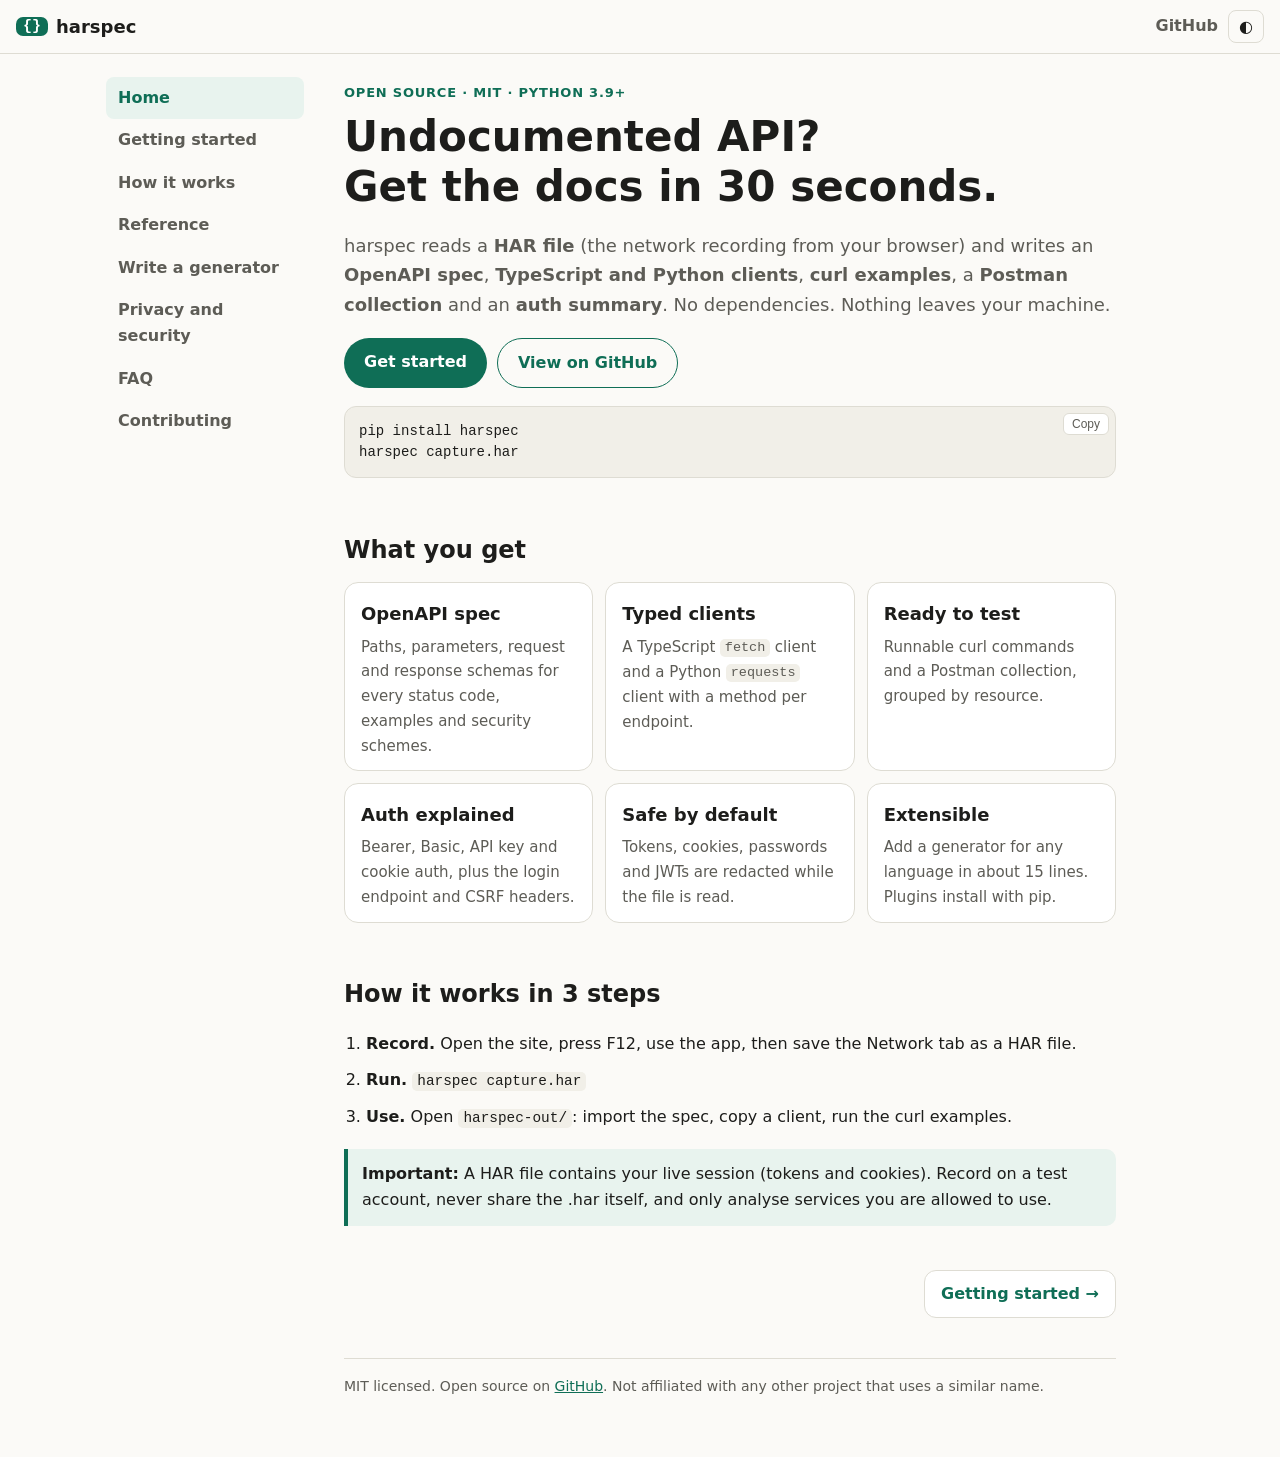
<file: index.html>
<!DOCTYPE html>
<html lang="en">
<head>
<meta charset="utf-8">
<meta name="viewport" content="width=device-width, initial-scale=1, viewport-fit=cover">
<title>harspec: HAR to OpenAPI and typed clients</title>
<meta name="description" content="harspec turns a browser HAR capture into an OpenAPI spec and typed API clients. Free, open source, zero dependencies.">
<meta property="og:title" content="harspec: HAR to OpenAPI and typed clients"><meta property="og:description" content="harspec turns a browser HAR capture into an OpenAPI spec and typed API clients. Free, open source, zero dependencies."><meta property="og:type" content="website">
<link rel="icon" href="data:image/svg+xml,%3Csvg xmlns='http://www.w3.org/2000/svg' viewBox='0 0 32 32'%3E%3Crect width='32' height='32' rx='7' fill='%230f6e56'/%3E%3Ctext x='16' y='22' font-size='16' font-weight='700' text-anchor='middle' fill='white' font-family='monospace'%3E%7B%7D%3C/text%3E%3C/svg%3E">
<link rel="stylesheet" href="assets/style.css">
</head>
<body>
<header class="top"><button id="menu" aria-label="Menu">&#9776;</button><a class="brand" href="index.html"><span class="logo">{}</span>harspec</a>
<span class="sp"></span><a class="gh" href="https://github.com/AYUSH-PANDEY023/harspec">GitHub</a><button id="theme" aria-label="Toggle theme">&#9680;</button></header>
<div class="wrap">
<nav id="nav"><a href="index.html" class=on>Home</a><a href="getting-started.html">Getting started</a><a href="how-it-works.html">How it works</a><a href="reference.html">Reference</a><a href="generators.html">Write a generator</a><a href="security.html">Privacy and security</a><a href="faq.html">FAQ</a><a href="contributing.html">Contributing</a></nav>
<main>

<section class="hero">
<p class="eyebrow">Open source · MIT · Python 3.9+</p>
<h1>Undocumented API?<br>Get the docs in 30 seconds.</h1>
<p class="lead">harspec reads a <b>HAR file</b> (the network recording from your browser) and writes an <b>OpenAPI spec</b>, <b>TypeScript and Python clients</b>, <b>curl examples</b>, a <b>Postman collection</b> and an <b>auth summary</b>. No dependencies. Nothing leaves your machine.</p>
<div class="cta"><a class="btn" href="getting-started.html">Get started</a><a class="btn ghost" href="https://github.com/AYUSH-PANDEY023/harspec">View on GitHub</a></div>
<pre><code>pip install harspec
harspec capture.har</code></pre>
</section>
<h2>What you get</h2>
<div class="cards">
<div class="card"><h3>OpenAPI spec</h3><p>Paths, parameters, request and response schemas for every status code, examples and security schemes.</p></div>
<div class="card"><h3>Typed clients</h3><p>A TypeScript <code>fetch</code> client and a Python <code>requests</code> client with a method per endpoint.</p></div>
<div class="card"><h3>Ready to test</h3><p>Runnable curl commands and a Postman collection, grouped by resource.</p></div>
<div class="card"><h3>Auth explained</h3><p>Bearer, Basic, API key and cookie auth, plus the login endpoint and CSRF headers.</p></div>
<div class="card"><h3>Safe by default</h3><p>Tokens, cookies, passwords and JWTs are redacted while the file is read.</p></div>
<div class="card"><h3>Extensible</h3><p>Add a generator for any language in about 15 lines. Plugins install with pip.</p></div>
</div>
<h2>How it works in 3 steps</h2>
<ol class="steps">
<li><b>Record.</b> Open the site, press F12, use the app, then save the Network tab as a HAR file.</li>
<li><b>Run.</b> <code>harspec capture.har</code></li>
<li><b>Use.</b> Open <code>harspec-out/</code>: import the spec, copy a client, run the curl examples.</li>
</ol>
<div class="note warn"><b>Important:</b> A HAR file contains your live session (tokens and cookies). Record on a test account, never share the .har itself, and only analyse services you are allowed to use.</div>

<div class="pn"><span></span><a href="getting-started.html">Getting started &rarr;</a></div>
<footer>MIT licensed. Open source on <a href="https://github.com/AYUSH-PANDEY023/harspec">GitHub</a>. Not affiliated with any other project that uses a similar name.</footer>
</main>
</div>
<script src="assets/site.js"></script>
</body>
</html>
</file>
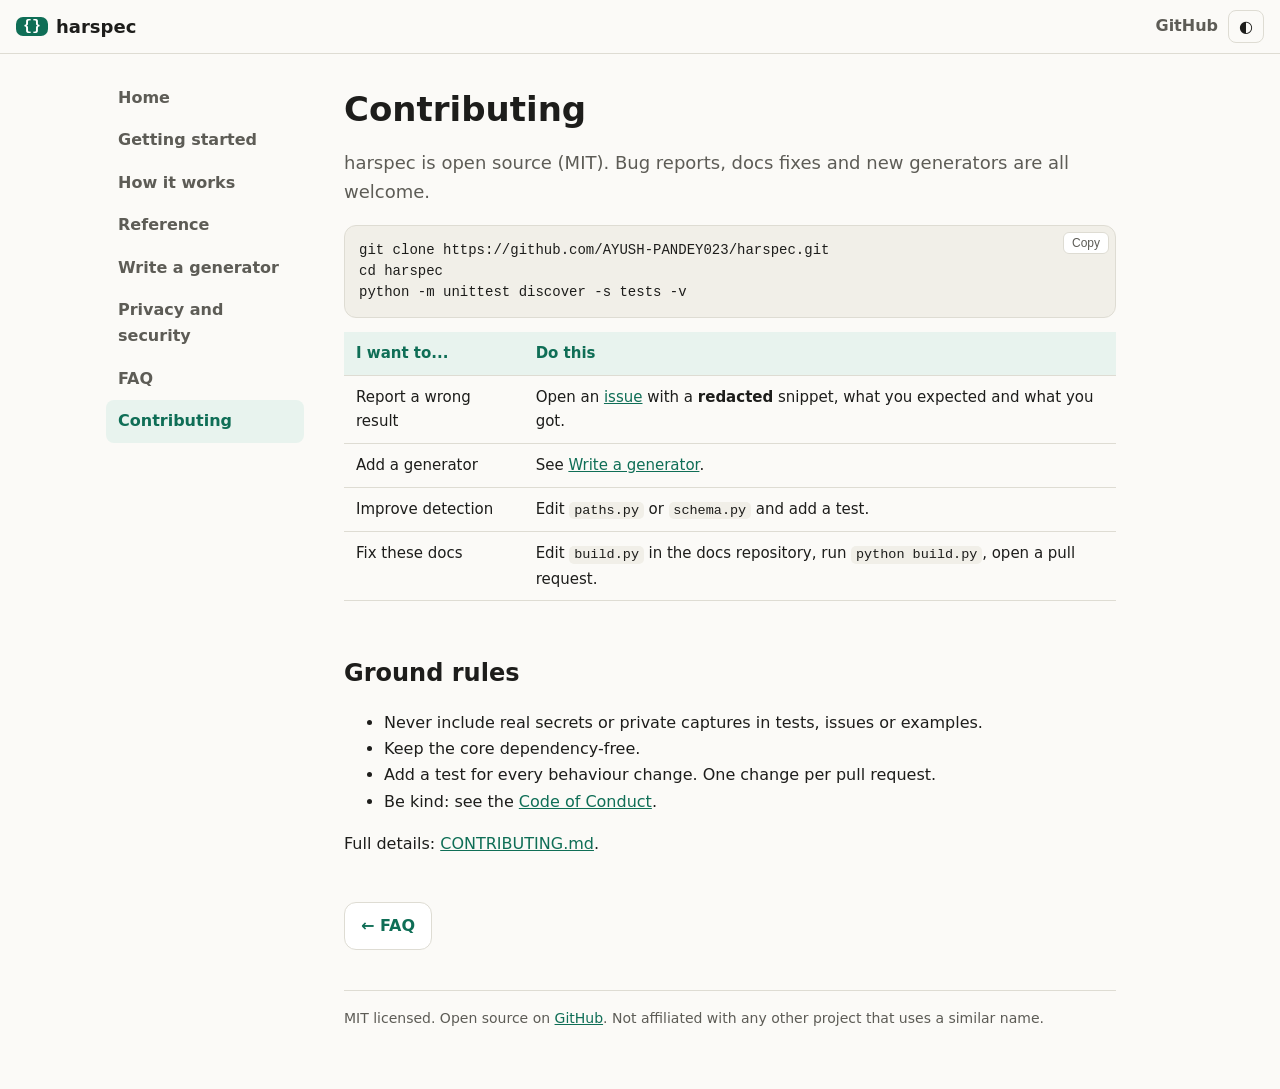
<file: contributing.html>
<!DOCTYPE html>
<html lang="en">
<head>
<meta charset="utf-8">
<meta name="viewport" content="width=device-width, initial-scale=1, viewport-fit=cover">
<title>Contributing | harspec</title>
<meta name="description" content="How to contribute to harspec: report bugs, add generators, improve detection.">
<meta property="og:title" content="Contributing | harspec"><meta property="og:description" content="How to contribute to harspec: report bugs, add generators, improve detection."><meta property="og:type" content="website">
<link rel="icon" href="data:image/svg+xml,%3Csvg xmlns='http://www.w3.org/2000/svg' viewBox='0 0 32 32'%3E%3Crect width='32' height='32' rx='7' fill='%230f6e56'/%3E%3Ctext x='16' y='22' font-size='16' font-weight='700' text-anchor='middle' fill='white' font-family='monospace'%3E%7B%7D%3C/text%3E%3C/svg%3E">
<link rel="stylesheet" href="assets/style.css">
</head>
<body>
<header class="top"><button id="menu" aria-label="Menu">&#9776;</button><a class="brand" href="index.html"><span class="logo">{}</span>harspec</a>
<span class="sp"></span><a class="gh" href="https://github.com/AYUSH-PANDEY023/harspec">GitHub</a><button id="theme" aria-label="Toggle theme">&#9680;</button></header>
<div class="wrap">
<nav id="nav"><a href="index.html">Home</a><a href="getting-started.html">Getting started</a><a href="how-it-works.html">How it works</a><a href="reference.html">Reference</a><a href="generators.html">Write a generator</a><a href="security.html">Privacy and security</a><a href="faq.html">FAQ</a><a href="contributing.html" class=on>Contributing</a></nav>
<main>

<h1>Contributing</h1>
<p class="lead">harspec is open source (MIT). Bug reports, docs fixes and new generators are all welcome.</p>
<pre><code>git clone https://github.com/AYUSH-PANDEY023/harspec.git
cd harspec
python -m unittest discover -s tests -v</code></pre>
<div class="tw"><table><thead><tr><th>I want to...</th><th>Do this</th></tr></thead><tbody><tr><td>Report a wrong result</td><td>Open an <a href="https://github.com/AYUSH-PANDEY023/harspec/issues">issue</a> with a <b>redacted</b> snippet, what you expected and what you got.</td></tr><tr><td>Add a generator</td><td>See <a href="generators.html">Write a generator</a>.</td></tr><tr><td>Improve detection</td><td>Edit <code>paths.py</code> or <code>schema.py</code> and add a test.</td></tr><tr><td>Fix these docs</td><td>Edit <code>build.py</code> in the docs repository, run <code>python build.py</code>, open a pull request.</td></tr></tbody></table></div>
<h2>Ground rules</h2>
<ul>
<li>Never include real secrets or private captures in tests, issues or examples.</li>
<li>Keep the core dependency-free.</li>
<li>Add a test for every behaviour change. One change per pull request.</li>
<li>Be kind: see the <a href="https://github.com/AYUSH-PANDEY023/harspec/blob/main/CODE_OF_CONDUCT.md">Code of Conduct</a>.</li>
</ul>
<p>Full details: <a href="https://github.com/AYUSH-PANDEY023/harspec/blob/main/CONTRIBUTING.md">CONTRIBUTING.md</a>.</p>

<div class="pn"><a href="faq.html">&larr; FAQ</a><span></span></div>
<footer>MIT licensed. Open source on <a href="https://github.com/AYUSH-PANDEY023/harspec">GitHub</a>. Not affiliated with any other project that uses a similar name.</footer>
</main>
</div>
<script src="assets/site.js"></script>
</body>
</html>
</file>
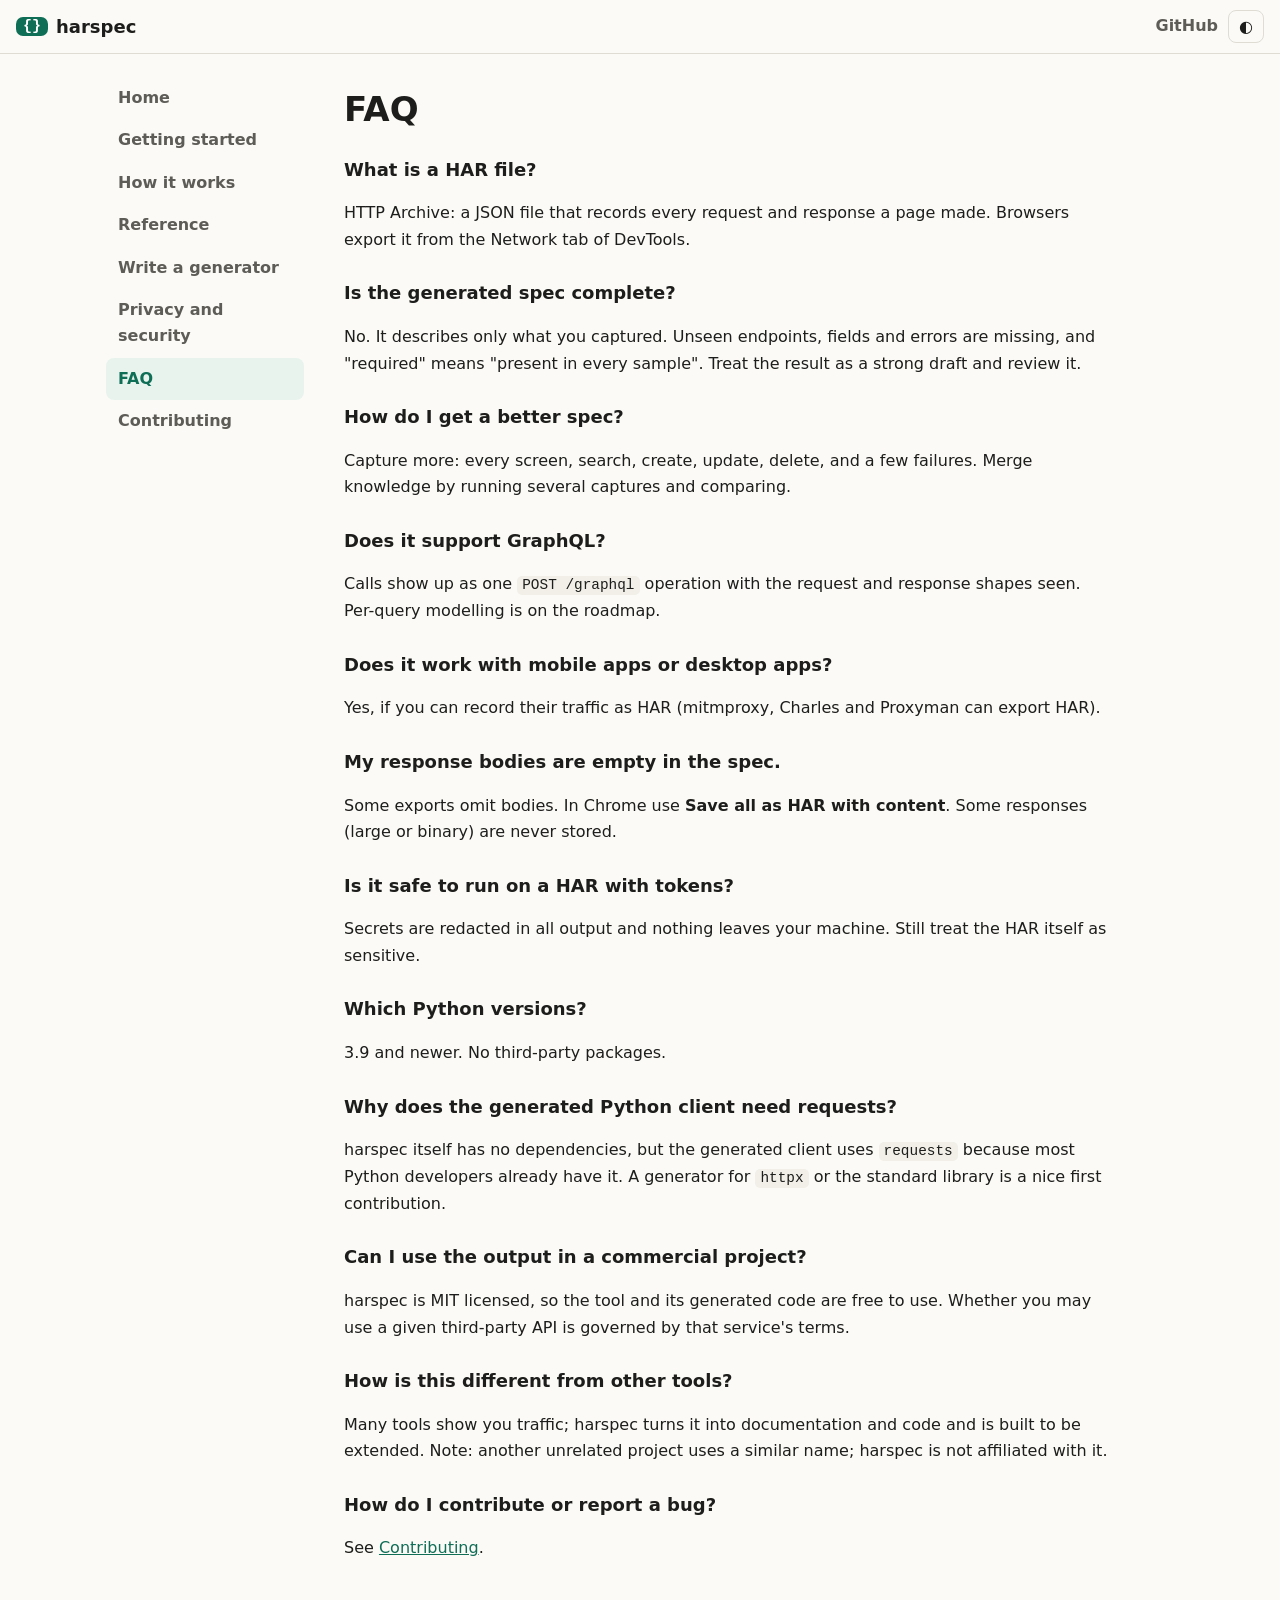
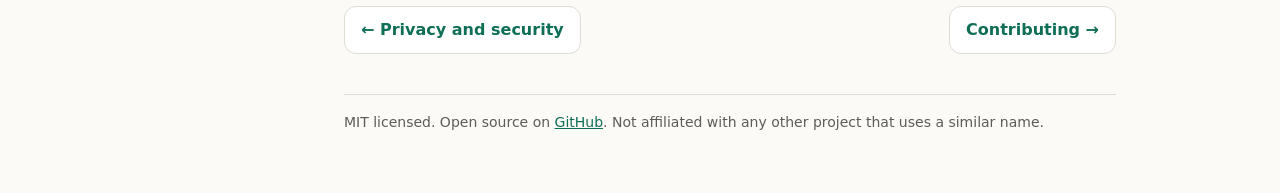
<file: faq.html>
<!DOCTYPE html>
<html lang="en">
<head>
<meta charset="utf-8">
<meta name="viewport" content="width=device-width, initial-scale=1, viewport-fit=cover">
<title>FAQ | harspec</title>
<meta name="description" content="Answers to common questions about harspec, HAR files and generated specs.">
<meta property="og:title" content="FAQ | harspec"><meta property="og:description" content="Answers to common questions about harspec, HAR files and generated specs."><meta property="og:type" content="website">
<link rel="icon" href="data:image/svg+xml,%3Csvg xmlns='http://www.w3.org/2000/svg' viewBox='0 0 32 32'%3E%3Crect width='32' height='32' rx='7' fill='%230f6e56'/%3E%3Ctext x='16' y='22' font-size='16' font-weight='700' text-anchor='middle' fill='white' font-family='monospace'%3E%7B%7D%3C/text%3E%3C/svg%3E">
<link rel="stylesheet" href="assets/style.css">
</head>
<body>
<header class="top"><button id="menu" aria-label="Menu">&#9776;</button><a class="brand" href="index.html"><span class="logo">{}</span>harspec</a>
<span class="sp"></span><a class="gh" href="https://github.com/AYUSH-PANDEY023/harspec">GitHub</a><button id="theme" aria-label="Toggle theme">&#9680;</button></header>
<div class="wrap">
<nav id="nav"><a href="index.html">Home</a><a href="getting-started.html">Getting started</a><a href="how-it-works.html">How it works</a><a href="reference.html">Reference</a><a href="generators.html">Write a generator</a><a href="security.html">Privacy and security</a><a href="faq.html" class=on>FAQ</a><a href="contributing.html">Contributing</a></nav>
<main>

<h1>FAQ</h1>
<h3>What is a HAR file?</h3>
<p>HTTP Archive: a JSON file that records every request and response a page made. Browsers export it from the Network tab of DevTools.</p>
<h3>Is the generated spec complete?</h3>
<p>No. It describes only what you captured. Unseen endpoints, fields and errors are missing, and "required" means "present in every sample". Treat the result as a strong draft and review it.</p>
<h3>How do I get a better spec?</h3>
<p>Capture more: every screen, search, create, update, delete, and a few failures. Merge knowledge by running several captures and comparing.</p>
<h3>Does it support GraphQL?</h3>
<p>Calls show up as one <code>POST /graphql</code> operation with the request and response shapes seen. Per-query modelling is on the roadmap.</p>
<h3>Does it work with mobile apps or desktop apps?</h3>
<p>Yes, if you can record their traffic as HAR (mitmproxy, Charles and Proxyman can export HAR).</p>
<h3>My response bodies are empty in the spec.</h3>
<p>Some exports omit bodies. In Chrome use <b>Save all as HAR with content</b>. Some responses (large or binary) are never stored.</p>
<h3>Is it safe to run on a HAR with tokens?</h3>
<p>Secrets are redacted in all output and nothing leaves your machine. Still treat the HAR itself as sensitive.</p>
<h3>Which Python versions?</h3>
<p>3.9 and newer. No third-party packages.</p>
<h3>Why does the generated Python client need requests?</h3>
<p>harspec itself has no dependencies, but the generated client uses <code>requests</code> because most Python developers already have it. A generator for <code>httpx</code> or the standard library is a nice first contribution.</p>
<h3>Can I use the output in a commercial project?</h3>
<p>harspec is MIT licensed, so the tool and its generated code are free to use. Whether you may use a given third-party API is governed by that service's terms.</p>
<h3>How is this different from other tools?</h3>
<p>Many tools show you traffic; harspec turns it into documentation and code and is built to be extended. Note: another unrelated project uses a similar name; harspec is not affiliated with it.</p>
<h3>How do I contribute or report a bug?</h3>
<p>See <a href="contributing.html">Contributing</a>.</p>

<div class="pn"><a href="security.html">&larr; Privacy and security</a><a href="contributing.html">Contributing &rarr;</a></div>
<footer>MIT licensed. Open source on <a href="https://github.com/AYUSH-PANDEY023/harspec">GitHub</a>. Not affiliated with any other project that uses a similar name.</footer>
</main>
</div>
<script src="assets/site.js"></script>
</body>
</html>
</file>
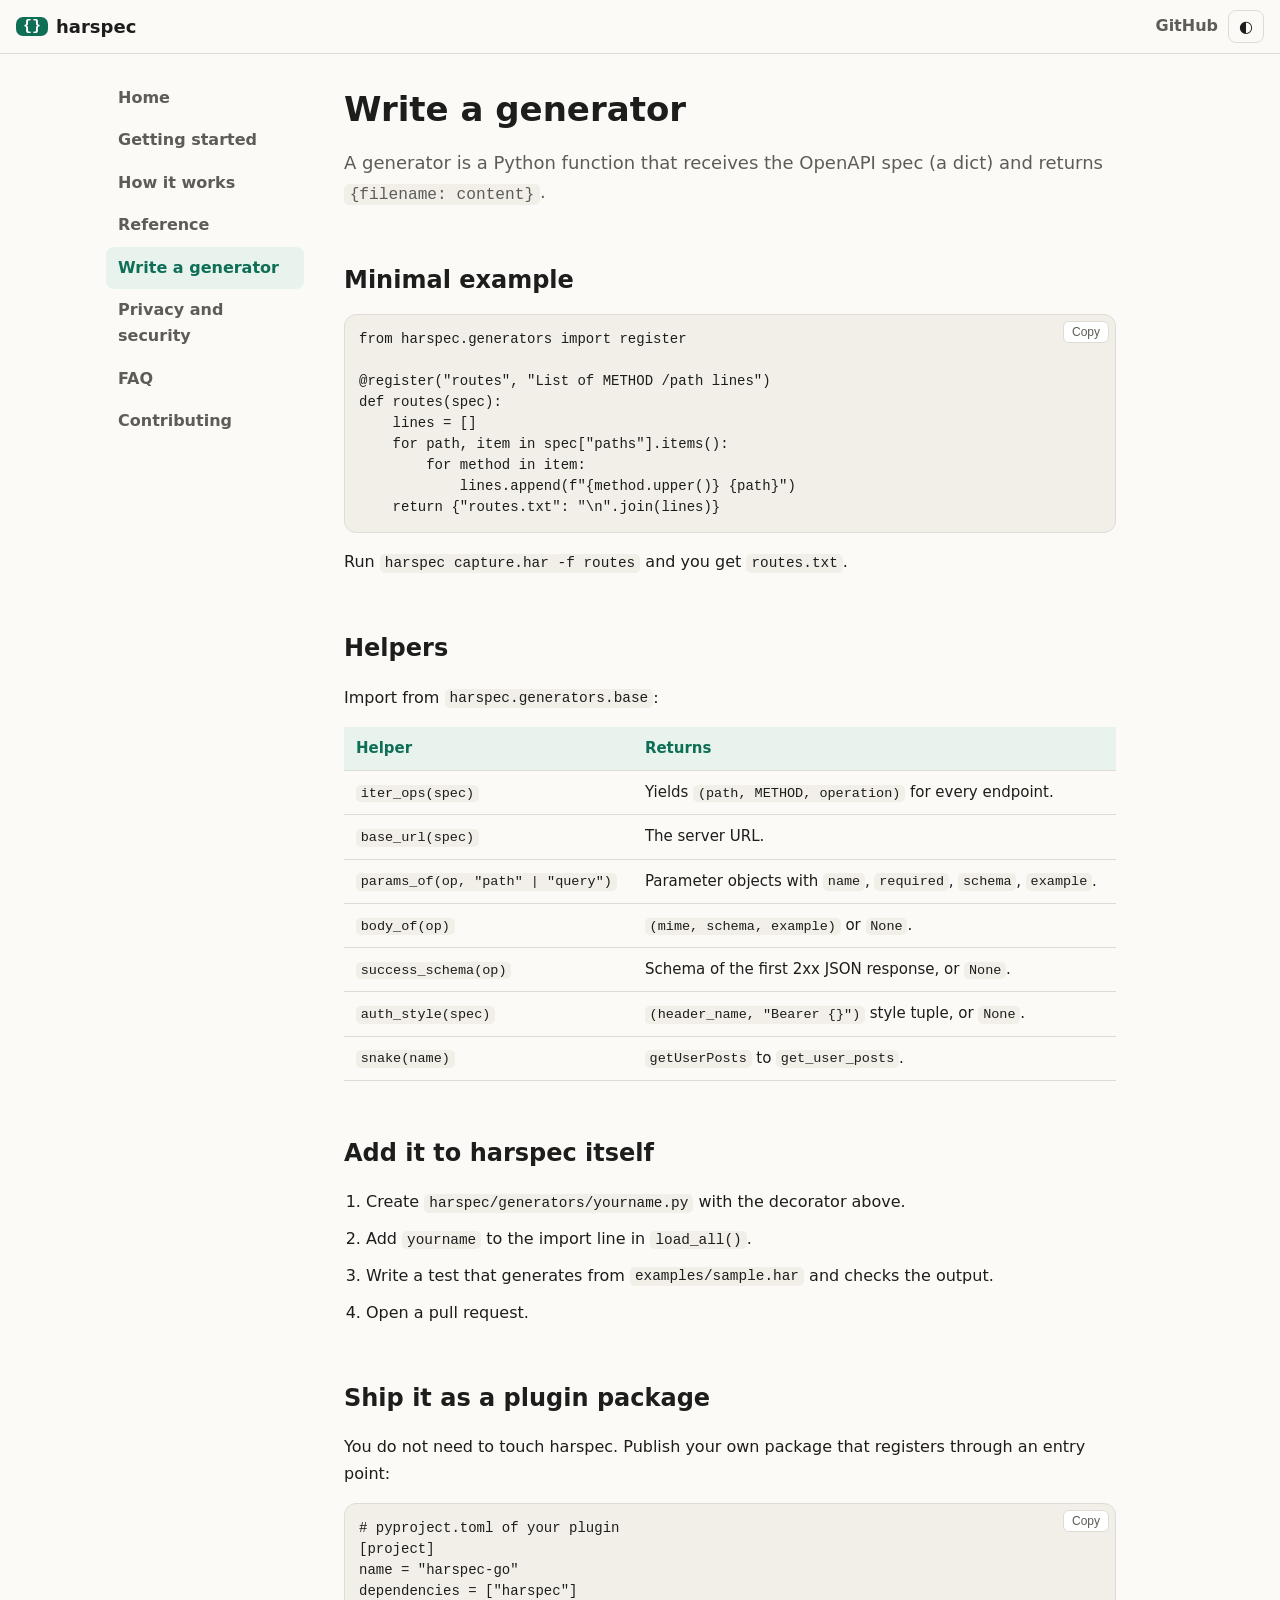
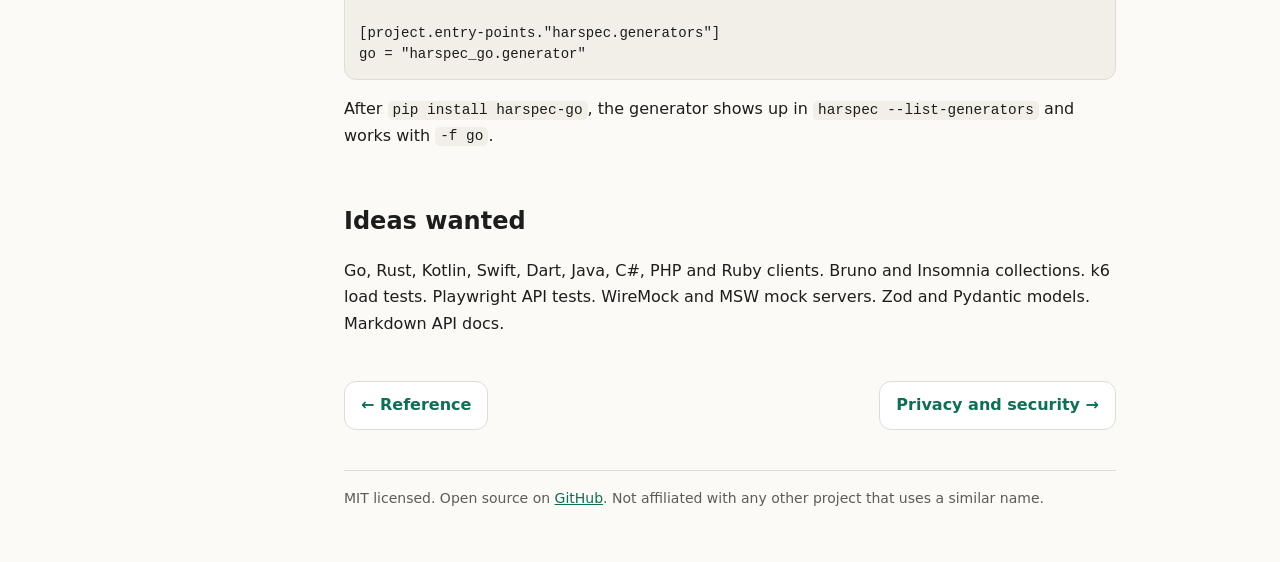
<file: generators.html>
<!DOCTYPE html>
<html lang="en">
<head>
<meta charset="utf-8">
<meta name="viewport" content="width=device-width, initial-scale=1, viewport-fit=cover">
<title>Write a generator | harspec</title>
<meta name="description" content="Add your own output format to harspec in about 15 lines, and ship it as a pip-installable plugin.">
<meta property="og:title" content="Write a generator | harspec"><meta property="og:description" content="Add your own output format to harspec in about 15 lines, and ship it as a pip-installable plugin."><meta property="og:type" content="website">
<link rel="icon" href="data:image/svg+xml,%3Csvg xmlns='http://www.w3.org/2000/svg' viewBox='0 0 32 32'%3E%3Crect width='32' height='32' rx='7' fill='%230f6e56'/%3E%3Ctext x='16' y='22' font-size='16' font-weight='700' text-anchor='middle' fill='white' font-family='monospace'%3E%7B%7D%3C/text%3E%3C/svg%3E">
<link rel="stylesheet" href="assets/style.css">
</head>
<body>
<header class="top"><button id="menu" aria-label="Menu">&#9776;</button><a class="brand" href="index.html"><span class="logo">{}</span>harspec</a>
<span class="sp"></span><a class="gh" href="https://github.com/AYUSH-PANDEY023/harspec">GitHub</a><button id="theme" aria-label="Toggle theme">&#9680;</button></header>
<div class="wrap">
<nav id="nav"><a href="index.html">Home</a><a href="getting-started.html">Getting started</a><a href="how-it-works.html">How it works</a><a href="reference.html">Reference</a><a href="generators.html" class=on>Write a generator</a><a href="security.html">Privacy and security</a><a href="faq.html">FAQ</a><a href="contributing.html">Contributing</a></nav>
<main>

<h1>Write a generator</h1>
<p class="lead">A generator is a Python function that receives the OpenAPI spec (a dict) and returns <code>{filename: content}</code>.</p>
<h2>Minimal example</h2>
<pre><code>from harspec.generators import register

@register(&quot;routes&quot;, &quot;List of METHOD /path lines&quot;)
def routes(spec):
    lines = []
    for path, item in spec[&quot;paths&quot;].items():
        for method in item:
            lines.append(f&quot;{method.upper()} {path}&quot;)
    return {&quot;routes.txt&quot;: &quot;\n&quot;.join(lines)}</code></pre>
<p>Run <code>harspec capture.har -f routes</code> and you get <code>routes.txt</code>.</p>
<h2>Helpers</h2>
<p>Import from <code>harspec.generators.base</code>:</p>
<div class="tw"><table><thead><tr><th>Helper</th><th>Returns</th></tr></thead><tbody><tr><td><code>iter_ops(spec)</code></td><td>Yields <code>(path, METHOD, operation)</code> for every endpoint.</td></tr><tr><td><code>base_url(spec)</code></td><td>The server URL.</td></tr><tr><td><code>params_of(op, "path" | "query")</code></td><td>Parameter objects with <code>name</code>, <code>required</code>, <code>schema</code>, <code>example</code>.</td></tr><tr><td><code>body_of(op)</code></td><td><code>(mime, schema, example)</code> or <code>None</code>.</td></tr><tr><td><code>success_schema(op)</code></td><td>Schema of the first 2xx JSON response, or <code>None</code>.</td></tr><tr><td><code>auth_style(spec)</code></td><td><code>(header_name, "Bearer {}")</code> style tuple, or <code>None</code>.</td></tr><tr><td><code>snake(name)</code></td><td><code>getUserPosts</code> to <code>get_user_posts</code>.</td></tr></tbody></table></div>
<h2>Add it to harspec itself</h2>
<ol class="steps">
<li>Create <code>harspec/generators/yourname.py</code> with the decorator above.</li>
<li>Add <code>yourname</code> to the import line in <code>load_all()</code>.</li>
<li>Write a test that generates from <code>examples/sample.har</code> and checks the output.</li>
<li>Open a pull request.</li>
</ol>
<h2>Ship it as a plugin package</h2>
<p>You do not need to touch harspec. Publish your own package that registers through an entry point:</p>
<pre><code># pyproject.toml of your plugin
[project]
name = &quot;harspec-go&quot;
dependencies = [&quot;harspec&quot;]

[project.entry-points.&quot;harspec.generators&quot;]
go = &quot;harspec_go.generator&quot;</code></pre>
<p>After <code>pip install harspec-go</code>, the generator shows up in <code>harspec --list-generators</code> and works with <code>-f go</code>.</p>
<h2>Ideas wanted</h2>
<p>Go, Rust, Kotlin, Swift, Dart, Java, C#, PHP and Ruby clients. Bruno and Insomnia collections. k6 load tests. Playwright API tests. WireMock and MSW mock servers. Zod and Pydantic models. Markdown API docs.</p>

<div class="pn"><a href="reference.html">&larr; Reference</a><a href="security.html">Privacy and security &rarr;</a></div>
<footer>MIT licensed. Open source on <a href="https://github.com/AYUSH-PANDEY023/harspec">GitHub</a>. Not affiliated with any other project that uses a similar name.</footer>
</main>
</div>
<script src="assets/site.js"></script>
</body>
</html>
</file>
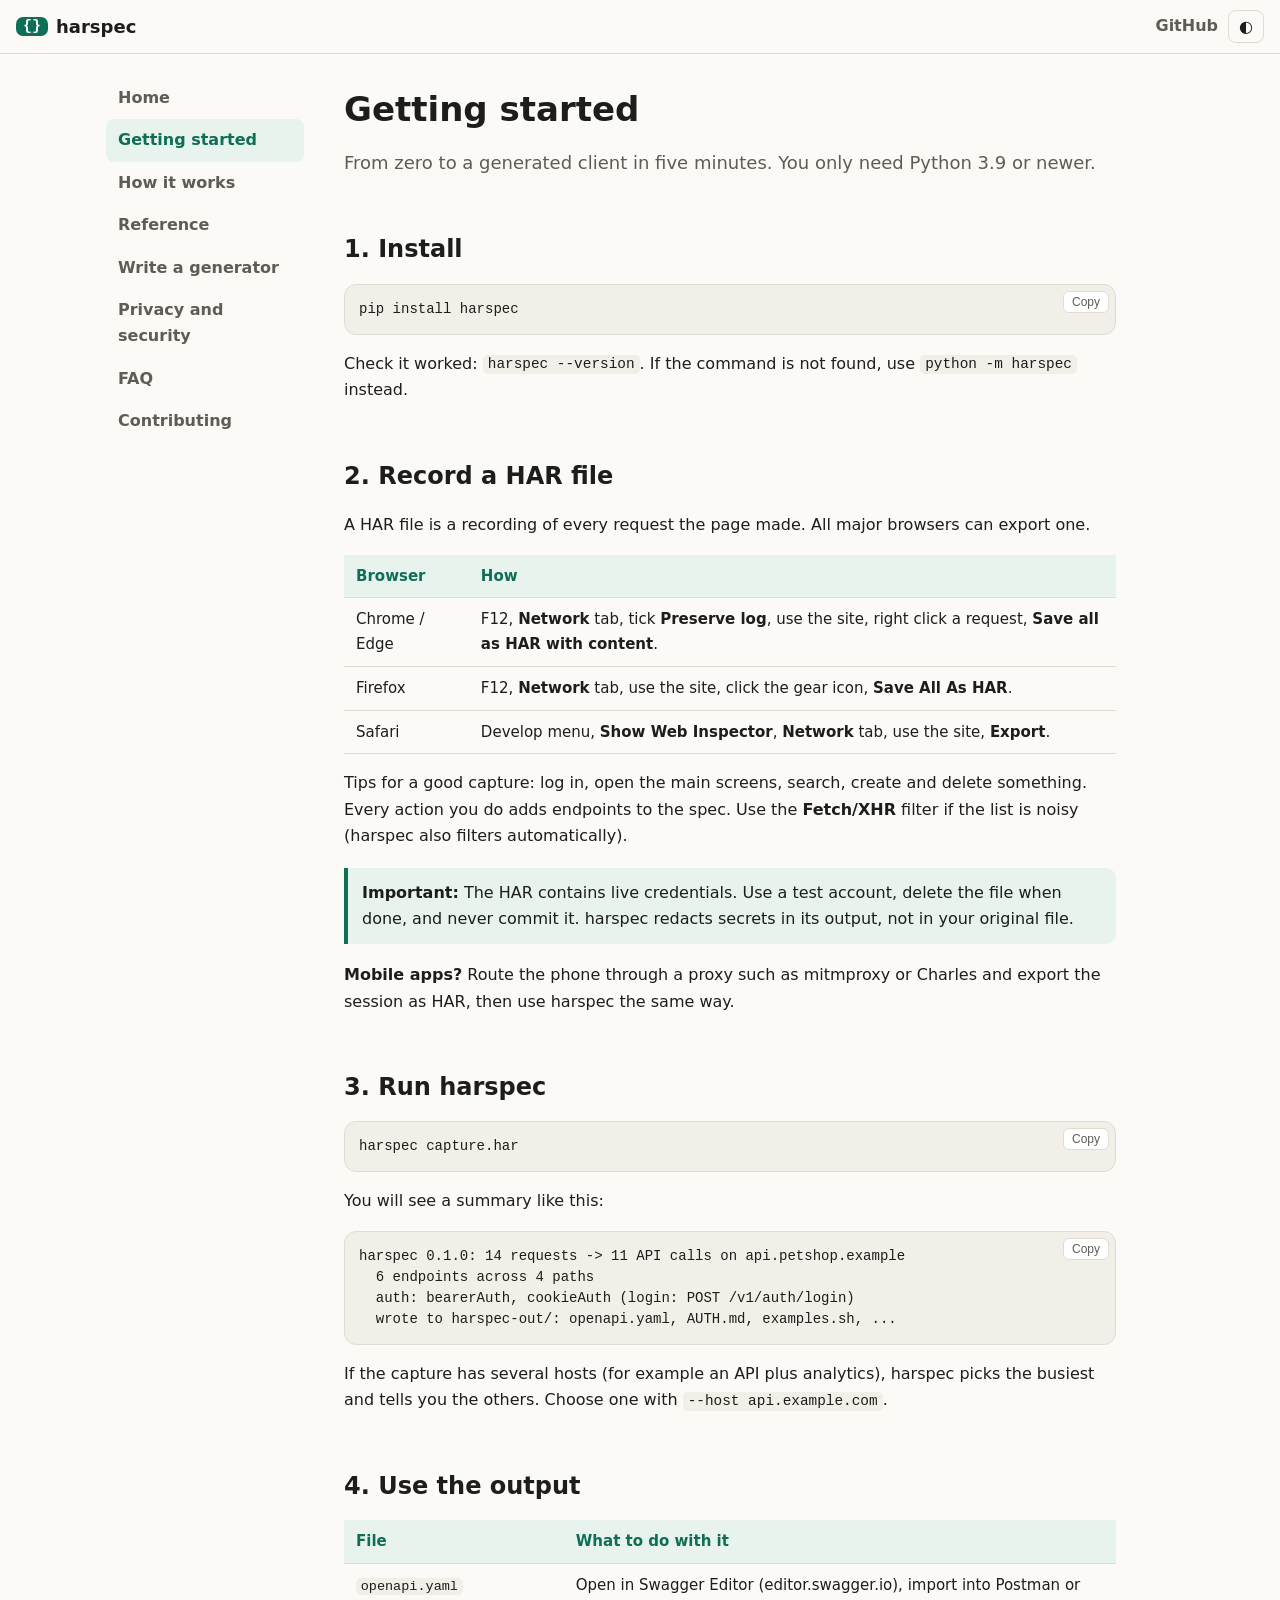
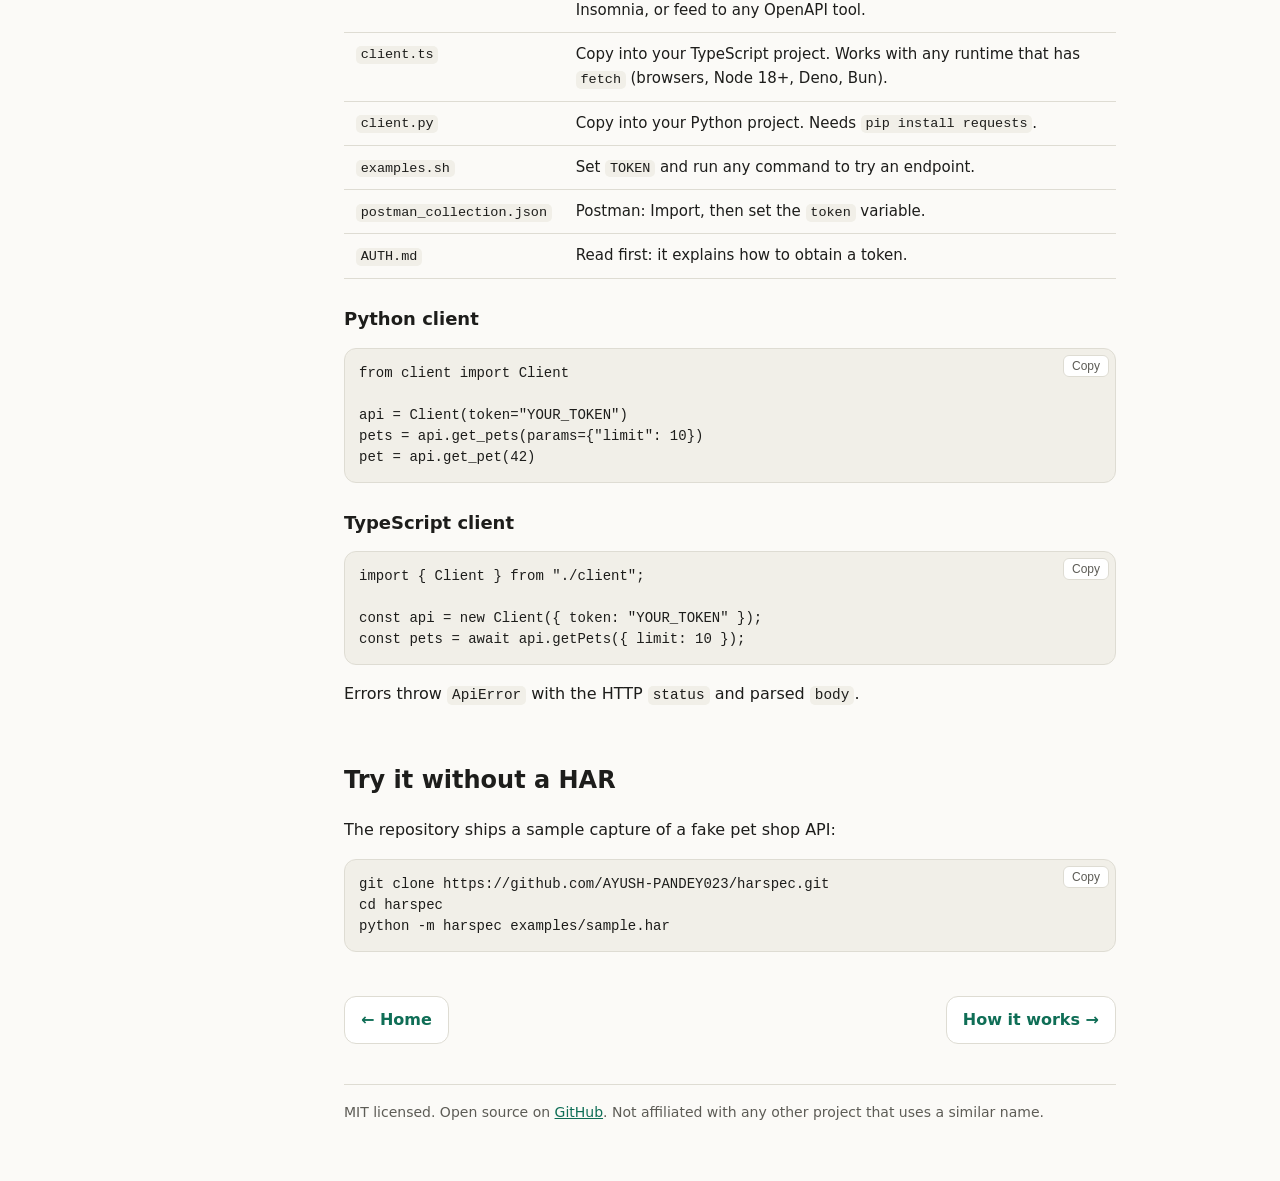
<file: getting-started.html>
<!DOCTYPE html>
<html lang="en">
<head>
<meta charset="utf-8">
<meta name="viewport" content="width=device-width, initial-scale=1, viewport-fit=cover">
<title>Getting started | harspec</title>
<meta name="description" content="Install harspec, record a HAR file in your browser, generate an OpenAPI spec and clients.">
<meta property="og:title" content="Getting started | harspec"><meta property="og:description" content="Install harspec, record a HAR file in your browser, generate an OpenAPI spec and clients."><meta property="og:type" content="website">
<link rel="icon" href="data:image/svg+xml,%3Csvg xmlns='http://www.w3.org/2000/svg' viewBox='0 0 32 32'%3E%3Crect width='32' height='32' rx='7' fill='%230f6e56'/%3E%3Ctext x='16' y='22' font-size='16' font-weight='700' text-anchor='middle' fill='white' font-family='monospace'%3E%7B%7D%3C/text%3E%3C/svg%3E">
<link rel="stylesheet" href="assets/style.css">
</head>
<body>
<header class="top"><button id="menu" aria-label="Menu">&#9776;</button><a class="brand" href="index.html"><span class="logo">{}</span>harspec</a>
<span class="sp"></span><a class="gh" href="https://github.com/AYUSH-PANDEY023/harspec">GitHub</a><button id="theme" aria-label="Toggle theme">&#9680;</button></header>
<div class="wrap">
<nav id="nav"><a href="index.html">Home</a><a href="getting-started.html" class=on>Getting started</a><a href="how-it-works.html">How it works</a><a href="reference.html">Reference</a><a href="generators.html">Write a generator</a><a href="security.html">Privacy and security</a><a href="faq.html">FAQ</a><a href="contributing.html">Contributing</a></nav>
<main>

<h1>Getting started</h1>
<p class="lead">From zero to a generated client in five minutes. You only need Python 3.9 or newer.</p>
<h2>1. Install</h2>
<pre><code>pip install harspec</code></pre>
<p>Check it worked: <code>harspec --version</code>. If the command is not found, use <code>python -m harspec</code> instead.</p>
<h2>2. Record a HAR file</h2>
<p>A HAR file is a recording of every request the page made. All major browsers can export one.</p>
<div class="tw"><table><thead><tr><th>Browser</th><th>How</th></tr></thead><tbody><tr><td>Chrome / Edge</td><td>F12, <b>Network</b> tab, tick <b>Preserve log</b>, use the site, right click a request, <b>Save all as HAR with content</b>.</td></tr><tr><td>Firefox</td><td>F12, <b>Network</b> tab, use the site, click the gear icon, <b>Save All As HAR</b>.</td></tr><tr><td>Safari</td><td>Develop menu, <b>Show Web Inspector</b>, <b>Network</b> tab, use the site, <b>Export</b>.</td></tr></tbody></table></div>
<p>Tips for a good capture: log in, open the main screens, search, create and delete something. Every action you do adds endpoints to the spec. Use the <b>Fetch/XHR</b> filter if the list is noisy (harspec also filters automatically).</p>
<div class="note warn"><b>Important:</b> The HAR contains live credentials. Use a test account, delete the file when done, and never commit it. harspec redacts secrets in its output, not in your original file.</div>
<p><b>Mobile apps?</b> Route the phone through a proxy such as mitmproxy or Charles and export the session as HAR, then use harspec the same way.</p>
<h2>3. Run harspec</h2>
<pre><code>harspec capture.har</code></pre>
<p>You will see a summary like this:</p>
<pre><code>harspec 0.1.0: 14 requests -&gt; 11 API calls on api.petshop.example
  6 endpoints across 4 paths
  auth: bearerAuth, cookieAuth (login: POST /v1/auth/login)
  wrote to harspec-out/: openapi.yaml, AUTH.md, examples.sh, ...</code></pre>
<p>If the capture has several hosts (for example an API plus analytics), harspec picks the busiest and tells you the others. Choose one with <code>--host api.example.com</code>.</p>
<h2>4. Use the output</h2>
<div class="tw"><table><thead><tr><th>File</th><th>What to do with it</th></tr></thead><tbody><tr><td><code>openapi.yaml</code></td><td>Open in Swagger Editor (editor.swagger.io), import into Postman or Insomnia, or feed to any OpenAPI tool.</td></tr><tr><td><code>client.ts</code></td><td>Copy into your TypeScript project. Works with any runtime that has <code>fetch</code> (browsers, Node 18+, Deno, Bun).</td></tr><tr><td><code>client.py</code></td><td>Copy into your Python project. Needs <code>pip install requests</code>.</td></tr><tr><td><code>examples.sh</code></td><td>Set <code>TOKEN</code> and run any command to try an endpoint.</td></tr><tr><td><code>postman_collection.json</code></td><td>Postman: Import, then set the <code>token</code> variable.</td></tr><tr><td><code>AUTH.md</code></td><td>Read first: it explains how to obtain a token.</td></tr></tbody></table></div>
<h3>Python client</h3>
<pre><code>from client import Client

api = Client(token=&quot;YOUR_TOKEN&quot;)
pets = api.get_pets(params={&quot;limit&quot;: 10})
pet = api.get_pet(42)</code></pre>
<h3>TypeScript client</h3>
<pre><code>import { Client } from &quot;./client&quot;;

const api = new Client({ token: &quot;YOUR_TOKEN&quot; });
const pets = await api.getPets({ limit: 10 });</code></pre>
<p>Errors throw <code>ApiError</code> with the HTTP <code>status</code> and parsed <code>body</code>.</p>
<h2>Try it without a HAR</h2>
<p>The repository ships a sample capture of a fake pet shop API:</p>
<pre><code>git clone https://github.com/AYUSH-PANDEY023/harspec.git
cd harspec
python -m harspec examples/sample.har</code></pre>

<div class="pn"><a href="index.html">&larr; Home</a><a href="how-it-works.html">How it works &rarr;</a></div>
<footer>MIT licensed. Open source on <a href="https://github.com/AYUSH-PANDEY023/harspec">GitHub</a>. Not affiliated with any other project that uses a similar name.</footer>
</main>
</div>
<script src="assets/site.js"></script>
</body>
</html>
</file>
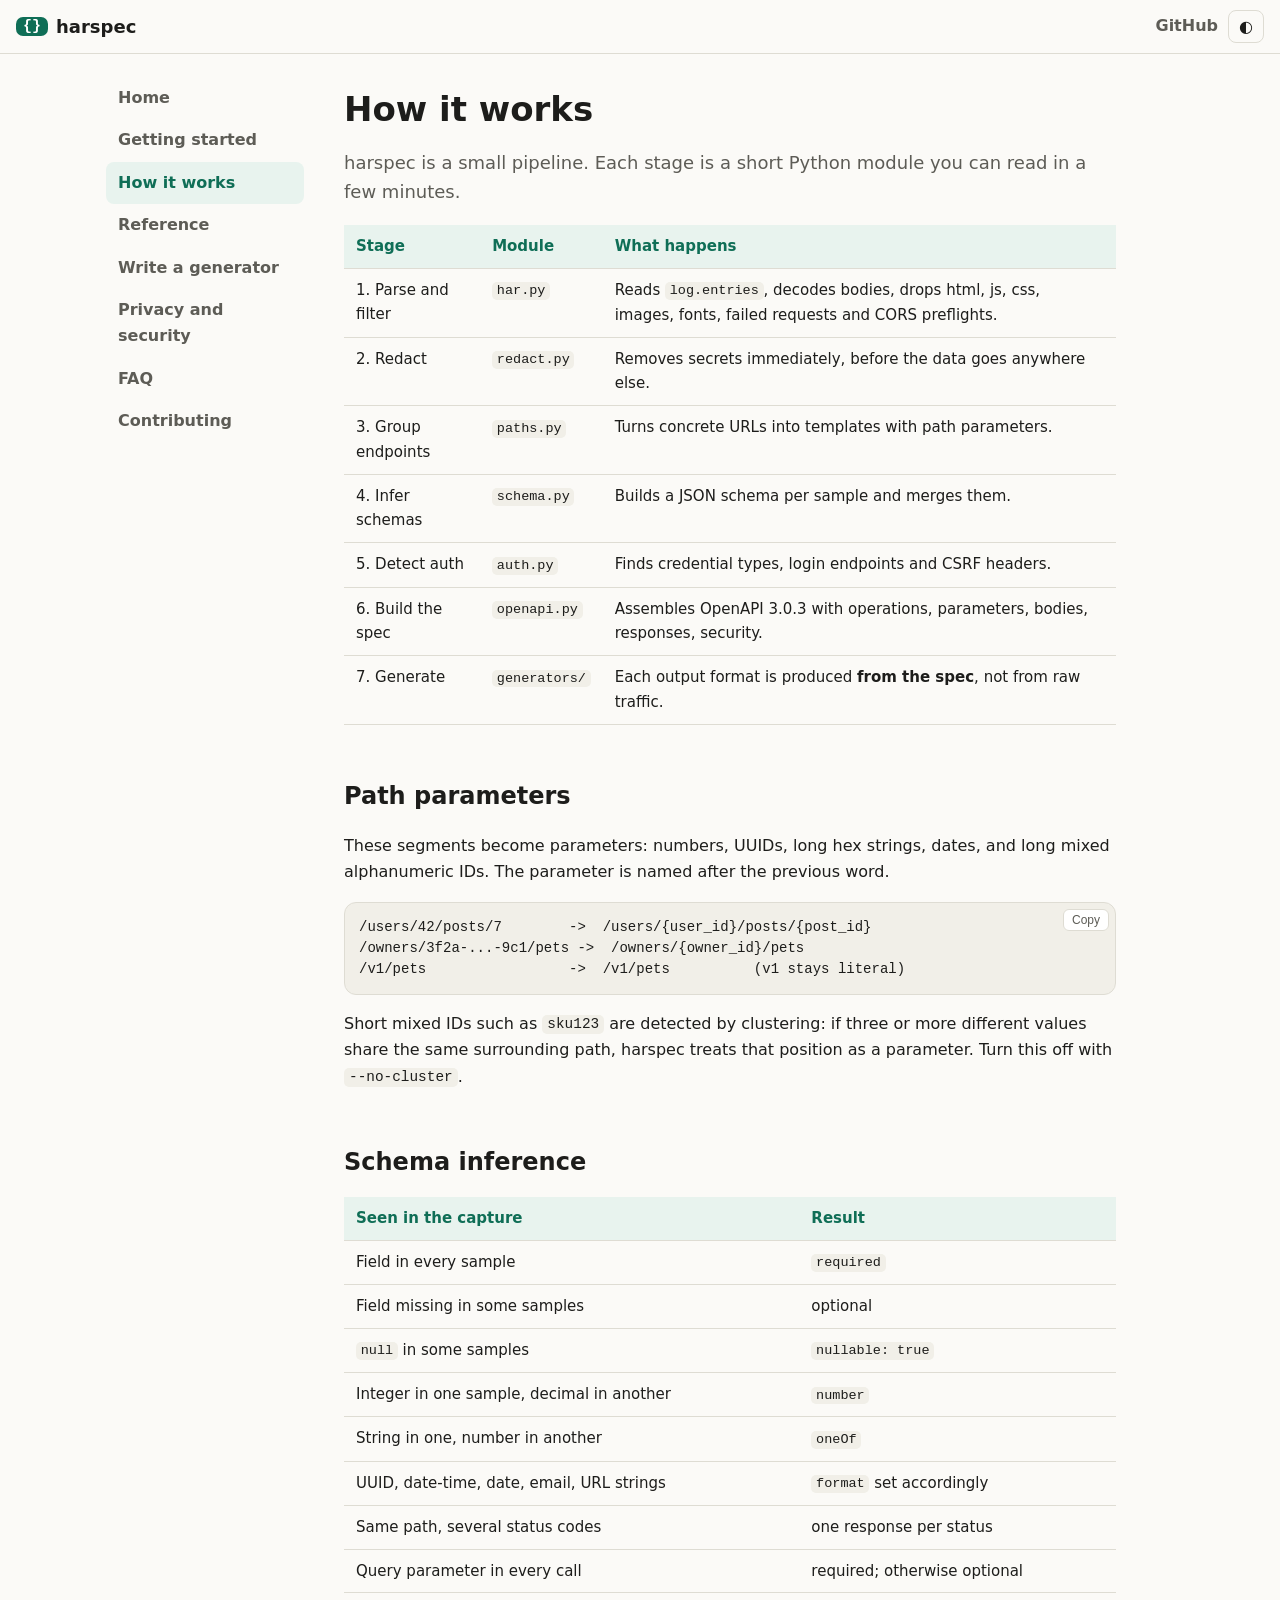
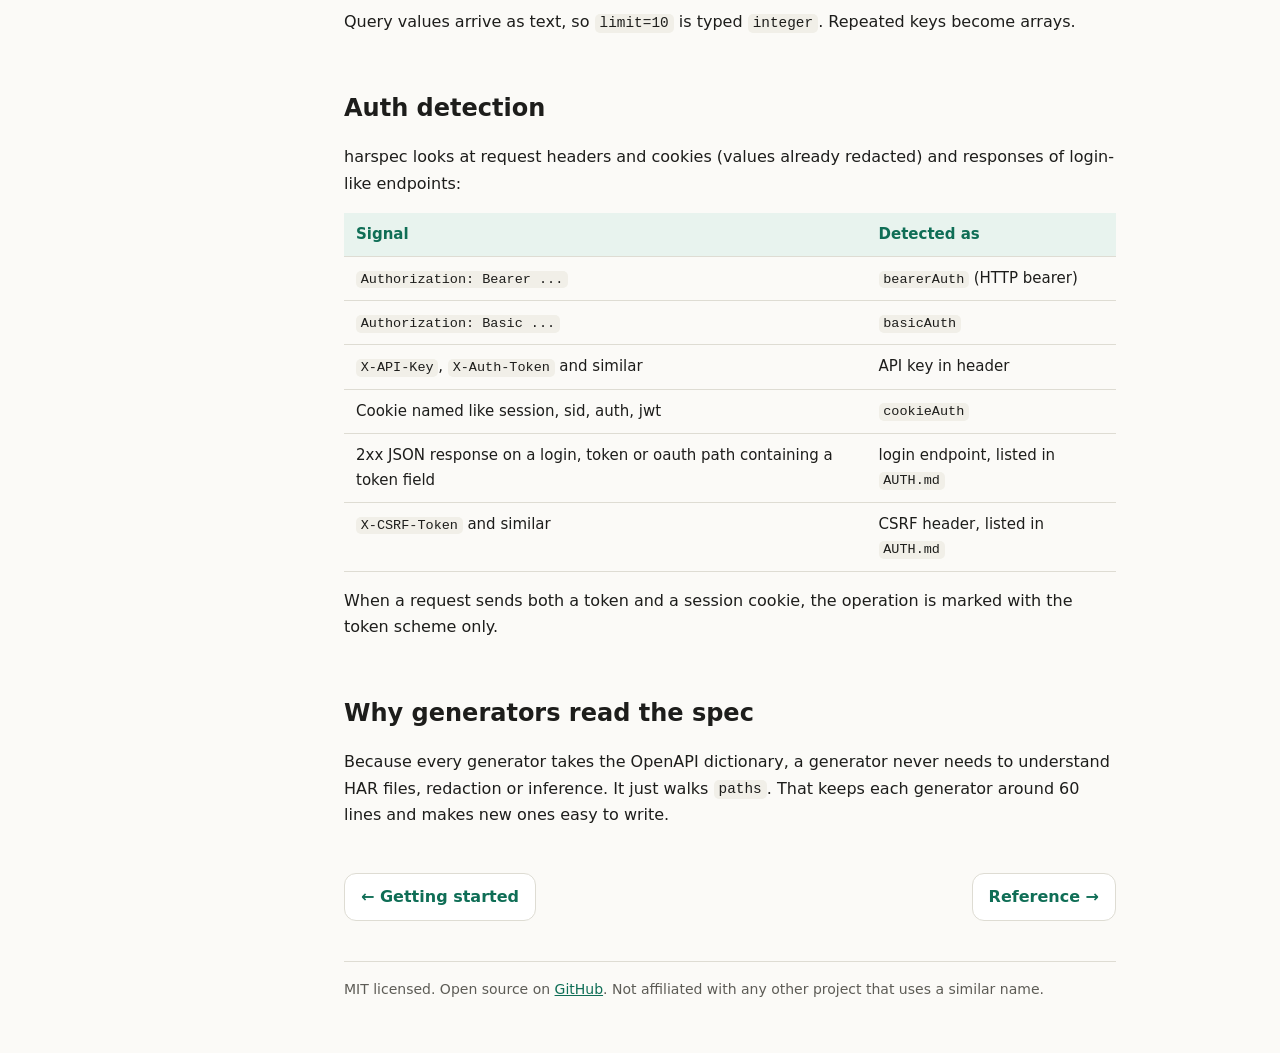
<file: how-it-works.html>
<!DOCTYPE html>
<html lang="en">
<head>
<meta charset="utf-8">
<meta name="viewport" content="width=device-width, initial-scale=1, viewport-fit=cover">
<title>How it works | harspec</title>
<meta name="description" content="The harspec pipeline: parse, redact, group endpoints, infer schemas, detect auth, generate.">
<meta property="og:title" content="How it works | harspec"><meta property="og:description" content="The harspec pipeline: parse, redact, group endpoints, infer schemas, detect auth, generate."><meta property="og:type" content="website">
<link rel="icon" href="data:image/svg+xml,%3Csvg xmlns='http://www.w3.org/2000/svg' viewBox='0 0 32 32'%3E%3Crect width='32' height='32' rx='7' fill='%230f6e56'/%3E%3Ctext x='16' y='22' font-size='16' font-weight='700' text-anchor='middle' fill='white' font-family='monospace'%3E%7B%7D%3C/text%3E%3C/svg%3E">
<link rel="stylesheet" href="assets/style.css">
</head>
<body>
<header class="top"><button id="menu" aria-label="Menu">&#9776;</button><a class="brand" href="index.html"><span class="logo">{}</span>harspec</a>
<span class="sp"></span><a class="gh" href="https://github.com/AYUSH-PANDEY023/harspec">GitHub</a><button id="theme" aria-label="Toggle theme">&#9680;</button></header>
<div class="wrap">
<nav id="nav"><a href="index.html">Home</a><a href="getting-started.html">Getting started</a><a href="how-it-works.html" class=on>How it works</a><a href="reference.html">Reference</a><a href="generators.html">Write a generator</a><a href="security.html">Privacy and security</a><a href="faq.html">FAQ</a><a href="contributing.html">Contributing</a></nav>
<main>

<h1>How it works</h1>
<p class="lead">harspec is a small pipeline. Each stage is a short Python module you can read in a few minutes.</p>
<div class="tw"><table><thead><tr><th>Stage</th><th>Module</th><th>What happens</th></tr></thead><tbody><tr><td>1. Parse and filter</td><td><code>har.py</code></td><td>Reads <code>log.entries</code>, decodes bodies, drops html, js, css, images, fonts, failed requests and CORS preflights.</td></tr><tr><td>2. Redact</td><td><code>redact.py</code></td><td>Removes secrets immediately, before the data goes anywhere else.</td></tr><tr><td>3. Group endpoints</td><td><code>paths.py</code></td><td>Turns concrete URLs into templates with path parameters.</td></tr><tr><td>4. Infer schemas</td><td><code>schema.py</code></td><td>Builds a JSON schema per sample and merges them.</td></tr><tr><td>5. Detect auth</td><td><code>auth.py</code></td><td>Finds credential types, login endpoints and CSRF headers.</td></tr><tr><td>6. Build the spec</td><td><code>openapi.py</code></td><td>Assembles OpenAPI 3.0.3 with operations, parameters, bodies, responses, security.</td></tr><tr><td>7. Generate</td><td><code>generators/</code></td><td>Each output format is produced <b>from the spec</b>, not from raw traffic.</td></tr></tbody></table></div>
<h2>Path parameters</h2>
<p>These segments become parameters: numbers, UUIDs, long hex strings, dates, and long mixed alphanumeric IDs. The parameter is named after the previous word.</p>
<pre><code>/users/42/posts/7        -&gt;  /users/{user_id}/posts/{post_id}
/owners/3f2a-...-9c1/pets -&gt;  /owners/{owner_id}/pets
/v1/pets                 -&gt;  /v1/pets          (v1 stays literal)</code></pre>
<p>Short mixed IDs such as <code>sku123</code> are detected by clustering: if three or more different values share the same surrounding path, harspec treats that position as a parameter. Turn this off with <code>--no-cluster</code>.</p>
<h2>Schema inference</h2>
<div class="tw"><table><thead><tr><th>Seen in the capture</th><th>Result</th></tr></thead><tbody><tr><td>Field in every sample</td><td><code>required</code></td></tr><tr><td>Field missing in some samples</td><td>optional</td></tr><tr><td><code>null</code> in some samples</td><td><code>nullable: true</code></td></tr><tr><td>Integer in one sample, decimal in another</td><td><code>number</code></td></tr><tr><td>String in one, number in another</td><td><code>oneOf</code></td></tr><tr><td>UUID, date-time, date, email, URL strings</td><td><code>format</code> set accordingly</td></tr><tr><td>Same path, several status codes</td><td>one response per status</td></tr><tr><td>Query parameter in every call</td><td>required; otherwise optional</td></tr></tbody></table></div>
<p>Query values arrive as text, so <code>limit=10</code> is typed <code>integer</code>. Repeated keys become arrays.</p>
<h2>Auth detection</h2>
<p>harspec looks at request headers and cookies (values already redacted) and responses of login-like endpoints:</p>
<div class="tw"><table><thead><tr><th>Signal</th><th>Detected as</th></tr></thead><tbody><tr><td><code>Authorization: Bearer ...</code></td><td><code>bearerAuth</code> (HTTP bearer)</td></tr><tr><td><code>Authorization: Basic ...</code></td><td><code>basicAuth</code></td></tr><tr><td><code>X-API-Key</code>, <code>X-Auth-Token</code> and similar</td><td>API key in header</td></tr><tr><td>Cookie named like session, sid, auth, jwt</td><td><code>cookieAuth</code></td></tr><tr><td>2xx JSON response on a login, token or oauth path containing a token field</td><td>login endpoint, listed in <code>AUTH.md</code></td></tr><tr><td><code>X-CSRF-Token</code> and similar</td><td>CSRF header, listed in <code>AUTH.md</code></td></tr></tbody></table></div>
<p>When a request sends both a token and a session cookie, the operation is marked with the token scheme only.</p>
<h2>Why generators read the spec</h2>
<p>Because every generator takes the OpenAPI dictionary, a generator never needs to understand HAR files, redaction or inference. It just walks <code>paths</code>. That keeps each generator around 60 lines and makes new ones easy to write.</p>

<div class="pn"><a href="getting-started.html">&larr; Getting started</a><a href="reference.html">Reference &rarr;</a></div>
<footer>MIT licensed. Open source on <a href="https://github.com/AYUSH-PANDEY023/harspec">GitHub</a>. Not affiliated with any other project that uses a similar name.</footer>
</main>
</div>
<script src="assets/site.js"></script>
</body>
</html>
</file>
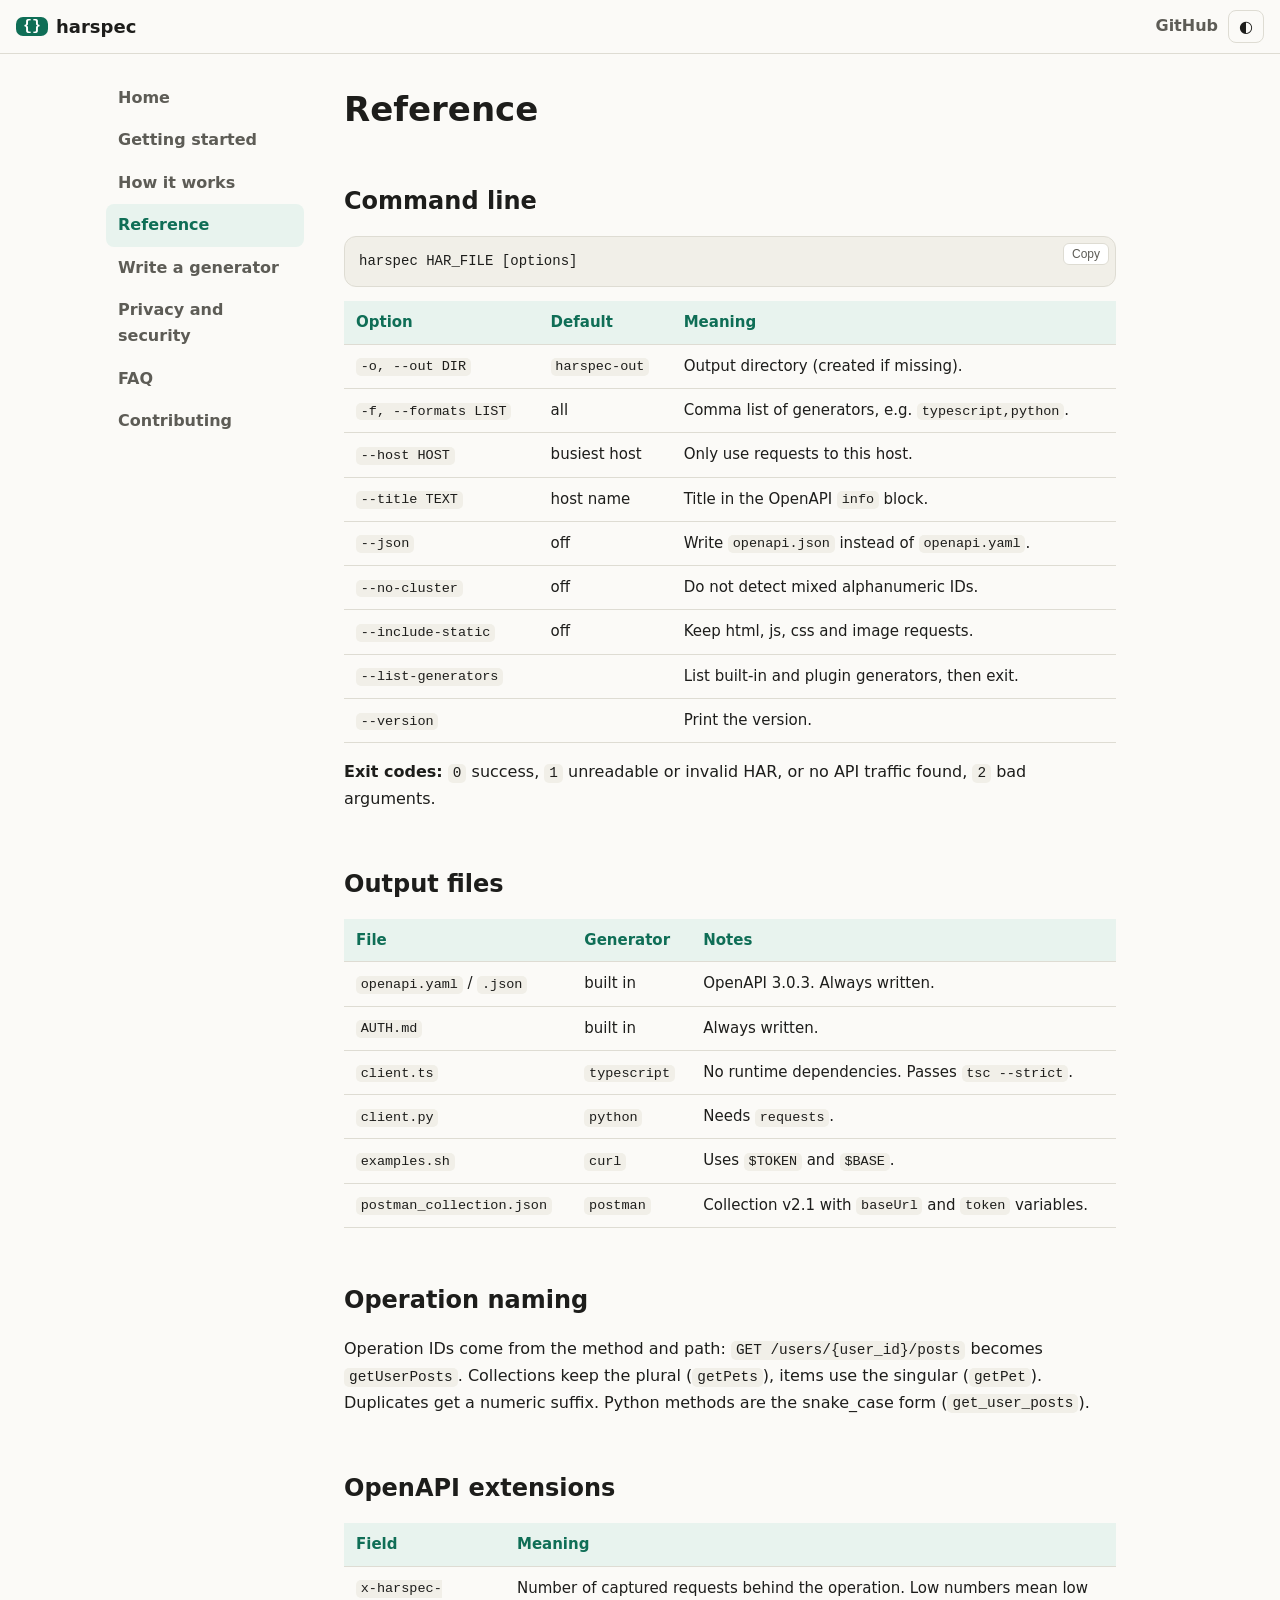
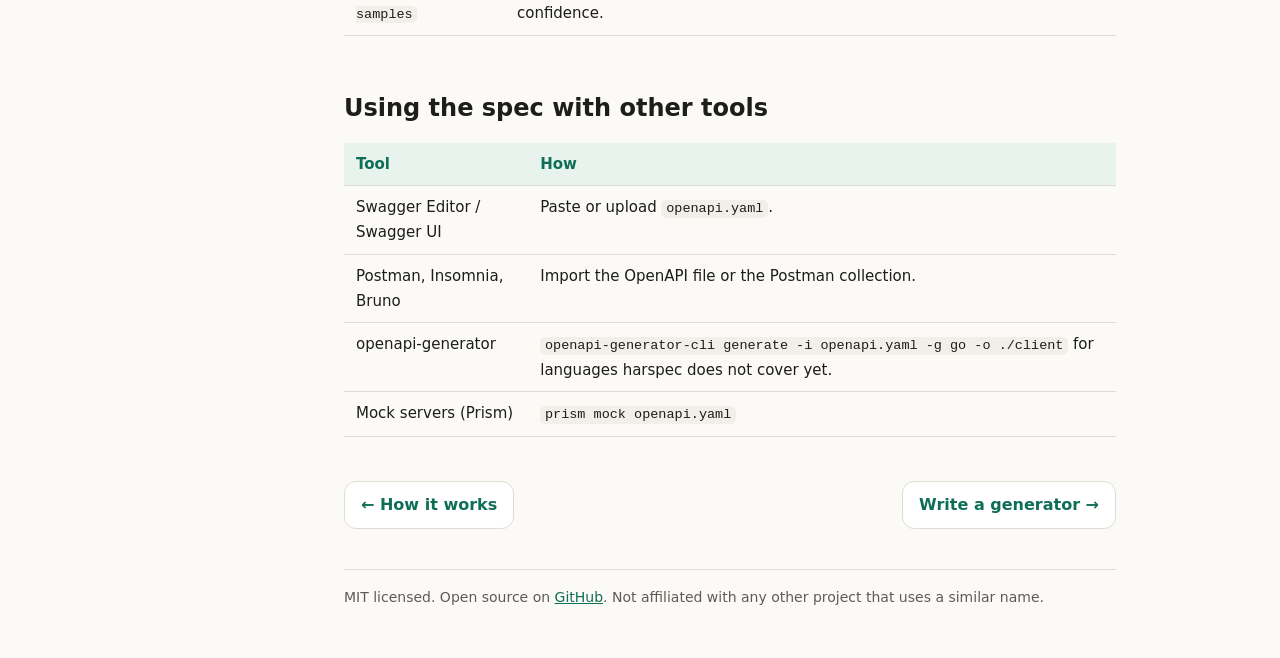
<file: reference.html>
<!DOCTYPE html>
<html lang="en">
<head>
<meta charset="utf-8">
<meta name="viewport" content="width=device-width, initial-scale=1, viewport-fit=cover">
<title>Reference | harspec</title>
<meta name="description" content="Command line options, output files and the OpenAPI extensions harspec writes.">
<meta property="og:title" content="Reference | harspec"><meta property="og:description" content="Command line options, output files and the OpenAPI extensions harspec writes."><meta property="og:type" content="website">
<link rel="icon" href="data:image/svg+xml,%3Csvg xmlns='http://www.w3.org/2000/svg' viewBox='0 0 32 32'%3E%3Crect width='32' height='32' rx='7' fill='%230f6e56'/%3E%3Ctext x='16' y='22' font-size='16' font-weight='700' text-anchor='middle' fill='white' font-family='monospace'%3E%7B%7D%3C/text%3E%3C/svg%3E">
<link rel="stylesheet" href="assets/style.css">
</head>
<body>
<header class="top"><button id="menu" aria-label="Menu">&#9776;</button><a class="brand" href="index.html"><span class="logo">{}</span>harspec</a>
<span class="sp"></span><a class="gh" href="https://github.com/AYUSH-PANDEY023/harspec">GitHub</a><button id="theme" aria-label="Toggle theme">&#9680;</button></header>
<div class="wrap">
<nav id="nav"><a href="index.html">Home</a><a href="getting-started.html">Getting started</a><a href="how-it-works.html">How it works</a><a href="reference.html" class=on>Reference</a><a href="generators.html">Write a generator</a><a href="security.html">Privacy and security</a><a href="faq.html">FAQ</a><a href="contributing.html">Contributing</a></nav>
<main>

<h1>Reference</h1>
<h2>Command line</h2>
<pre><code>harspec HAR_FILE [options]</code></pre>
<div class="tw"><table><thead><tr><th>Option</th><th>Default</th><th>Meaning</th></tr></thead><tbody><tr><td><code>-o, --out DIR</code></td><td><code>harspec-out</code></td><td>Output directory (created if missing).</td></tr><tr><td><code>-f, --formats LIST</code></td><td>all</td><td>Comma list of generators, e.g. <code>typescript,python</code>.</td></tr><tr><td><code>--host HOST</code></td><td>busiest host</td><td>Only use requests to this host.</td></tr><tr><td><code>--title TEXT</code></td><td>host name</td><td>Title in the OpenAPI <code>info</code> block.</td></tr><tr><td><code>--json</code></td><td>off</td><td>Write <code>openapi.json</code> instead of <code>openapi.yaml</code>.</td></tr><tr><td><code>--no-cluster</code></td><td>off</td><td>Do not detect mixed alphanumeric IDs.</td></tr><tr><td><code>--include-static</code></td><td>off</td><td>Keep html, js, css and image requests.</td></tr><tr><td><code>--list-generators</code></td><td></td><td>List built-in and plugin generators, then exit.</td></tr><tr><td><code>--version</code></td><td></td><td>Print the version.</td></tr></tbody></table></div>
<p><b>Exit codes:</b> <code>0</code> success, <code>1</code> unreadable or invalid HAR, or no API traffic found, <code>2</code> bad arguments.</p>
<h2>Output files</h2>
<div class="tw"><table><thead><tr><th>File</th><th>Generator</th><th>Notes</th></tr></thead><tbody><tr><td><code>openapi.yaml</code> / <code>.json</code></td><td>built in</td><td>OpenAPI 3.0.3. Always written.</td></tr><tr><td><code>AUTH.md</code></td><td>built in</td><td>Always written.</td></tr><tr><td><code>client.ts</code></td><td><code>typescript</code></td><td>No runtime dependencies. Passes <code>tsc --strict</code>.</td></tr><tr><td><code>client.py</code></td><td><code>python</code></td><td>Needs <code>requests</code>.</td></tr><tr><td><code>examples.sh</code></td><td><code>curl</code></td><td>Uses <code>$TOKEN</code> and <code>$BASE</code>.</td></tr><tr><td><code>postman_collection.json</code></td><td><code>postman</code></td><td>Collection v2.1 with <code>baseUrl</code> and <code>token</code> variables.</td></tr></tbody></table></div>
<h2>Operation naming</h2>
<p>Operation IDs come from the method and path: <code>GET /users/{user_id}/posts</code> becomes <code>getUserPosts</code>. Collections keep the plural (<code>getPets</code>), items use the singular (<code>getPet</code>). Duplicates get a numeric suffix. Python methods are the snake_case form (<code>get_user_posts</code>).</p>
<h2>OpenAPI extensions</h2>
<div class="tw"><table><thead><tr><th>Field</th><th>Meaning</th></tr></thead><tbody><tr><td><code>x-harspec-samples</code></td><td>Number of captured requests behind the operation. Low numbers mean low confidence.</td></tr></tbody></table></div>
<h2>Using the spec with other tools</h2>
<div class="tw"><table><thead><tr><th>Tool</th><th>How</th></tr></thead><tbody><tr><td>Swagger Editor / Swagger UI</td><td>Paste or upload <code>openapi.yaml</code>.</td></tr><tr><td>Postman, Insomnia, Bruno</td><td>Import the OpenAPI file or the Postman collection.</td></tr><tr><td>openapi-generator</td><td><code>openapi-generator-cli generate -i openapi.yaml -g go -o ./client</code> for languages harspec does not cover yet.</td></tr><tr><td>Mock servers (Prism)</td><td><code>prism mock openapi.yaml</code></td></tr></tbody></table></div>

<div class="pn"><a href="how-it-works.html">&larr; How it works</a><a href="generators.html">Write a generator &rarr;</a></div>
<footer>MIT licensed. Open source on <a href="https://github.com/AYUSH-PANDEY023/harspec">GitHub</a>. Not affiliated with any other project that uses a similar name.</footer>
</main>
</div>
<script src="assets/site.js"></script>
</body>
</html>
</file>
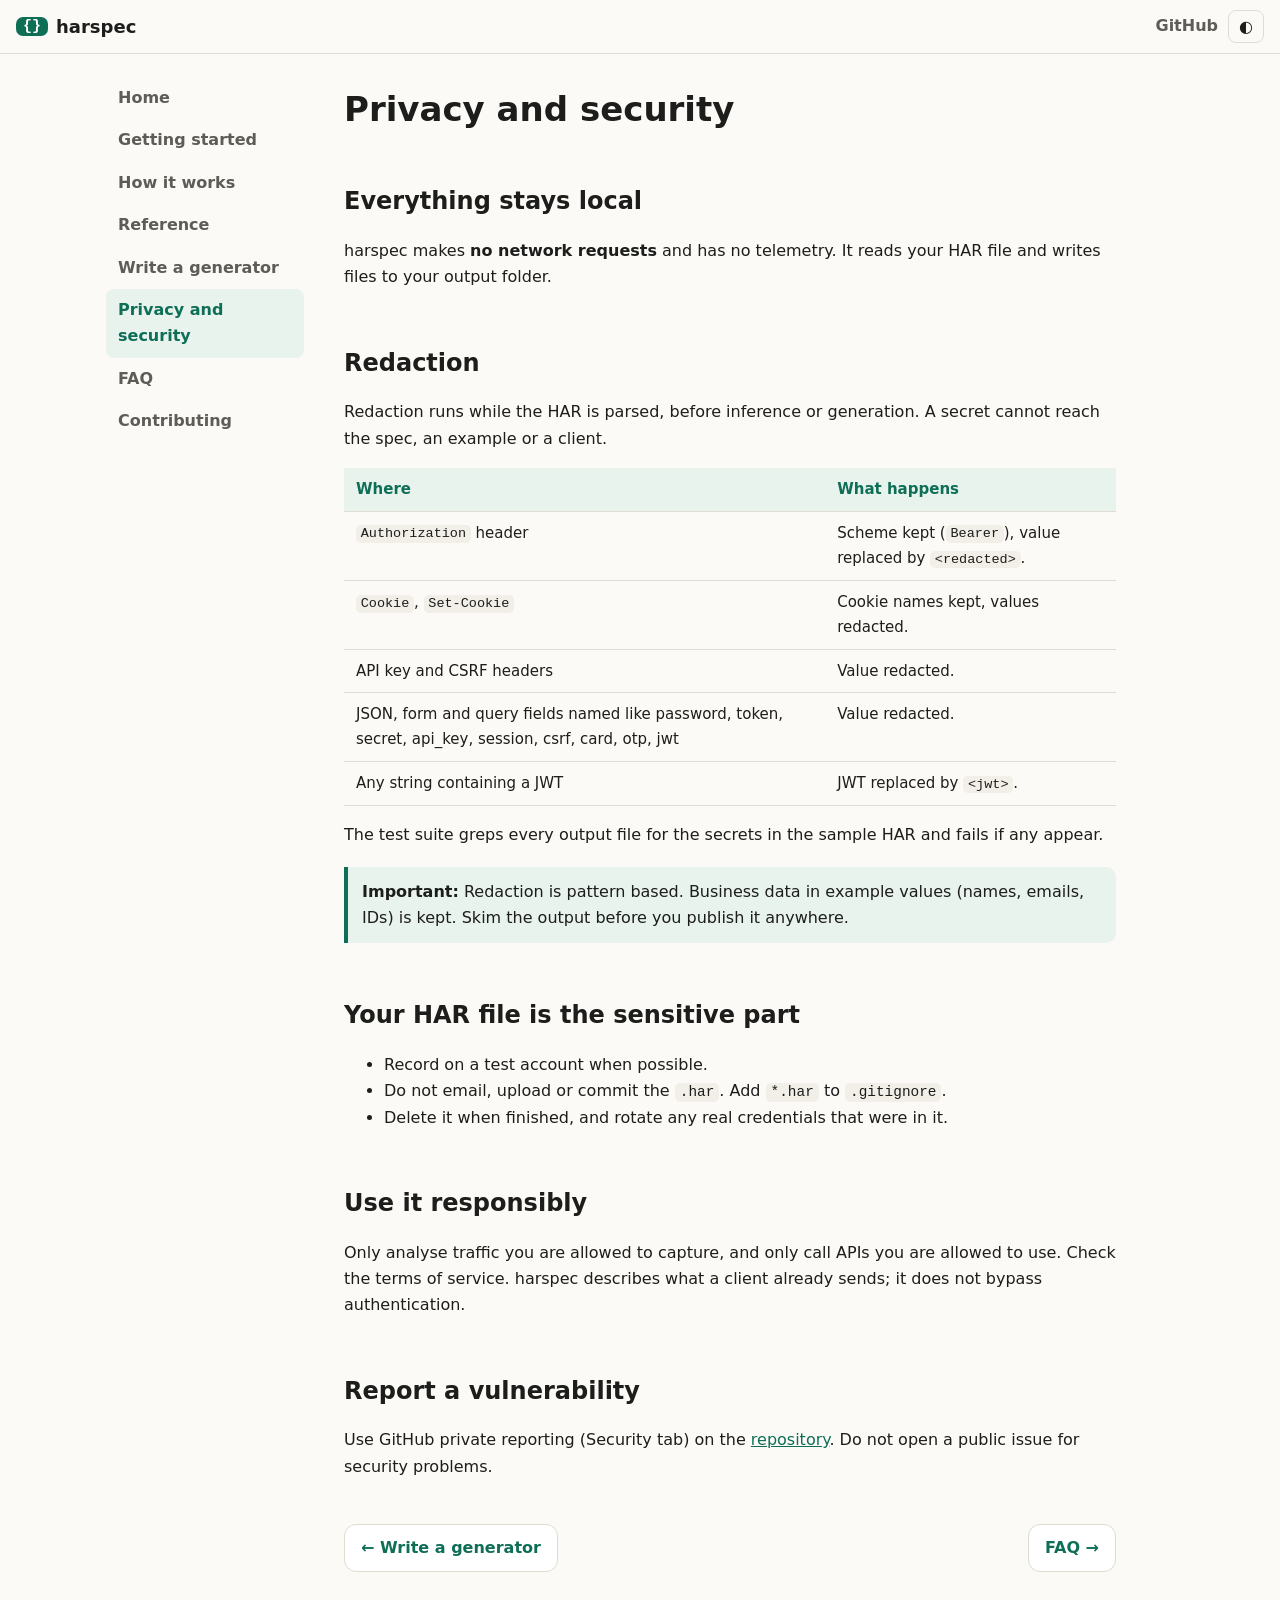
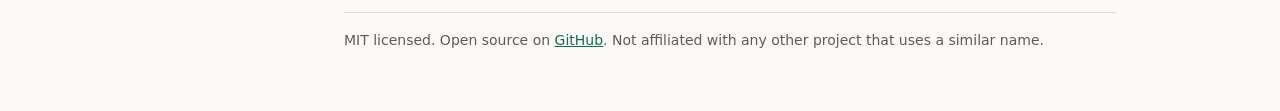
<file: security.html>
<!DOCTYPE html>
<html lang="en">
<head>
<meta charset="utf-8">
<meta name="viewport" content="width=device-width, initial-scale=1, viewport-fit=cover">
<title>Privacy and security | harspec</title>
<meta name="description" content="How harspec redacts secrets, what it never does, and how to use it responsibly.">
<meta property="og:title" content="Privacy and security | harspec"><meta property="og:description" content="How harspec redacts secrets, what it never does, and how to use it responsibly."><meta property="og:type" content="website">
<link rel="icon" href="data:image/svg+xml,%3Csvg xmlns='http://www.w3.org/2000/svg' viewBox='0 0 32 32'%3E%3Crect width='32' height='32' rx='7' fill='%230f6e56'/%3E%3Ctext x='16' y='22' font-size='16' font-weight='700' text-anchor='middle' fill='white' font-family='monospace'%3E%7B%7D%3C/text%3E%3C/svg%3E">
<link rel="stylesheet" href="assets/style.css">
</head>
<body>
<header class="top"><button id="menu" aria-label="Menu">&#9776;</button><a class="brand" href="index.html"><span class="logo">{}</span>harspec</a>
<span class="sp"></span><a class="gh" href="https://github.com/AYUSH-PANDEY023/harspec">GitHub</a><button id="theme" aria-label="Toggle theme">&#9680;</button></header>
<div class="wrap">
<nav id="nav"><a href="index.html">Home</a><a href="getting-started.html">Getting started</a><a href="how-it-works.html">How it works</a><a href="reference.html">Reference</a><a href="generators.html">Write a generator</a><a href="security.html" class=on>Privacy and security</a><a href="faq.html">FAQ</a><a href="contributing.html">Contributing</a></nav>
<main>

<h1>Privacy and security</h1>
<h2>Everything stays local</h2>
<p>harspec makes <b>no network requests</b> and has no telemetry. It reads your HAR file and writes files to your output folder.</p>
<h2>Redaction</h2>
<p>Redaction runs while the HAR is parsed, before inference or generation. A secret cannot reach the spec, an example or a client.</p>
<div class="tw"><table><thead><tr><th>Where</th><th>What happens</th></tr></thead><tbody><tr><td><code>Authorization</code> header</td><td>Scheme kept (<code>Bearer</code>), value replaced by <code>&lt;redacted&gt;</code>.</td></tr><tr><td><code>Cookie</code>, <code>Set-Cookie</code></td><td>Cookie names kept, values redacted.</td></tr><tr><td>API key and CSRF headers</td><td>Value redacted.</td></tr><tr><td>JSON, form and query fields named like password, token, secret, api_key, session, csrf, card, otp, jwt</td><td>Value redacted.</td></tr><tr><td>Any string containing a JWT</td><td>JWT replaced by <code>&lt;jwt&gt;</code>.</td></tr></tbody></table></div>
<p>The test suite greps every output file for the secrets in the sample HAR and fails if any appear.</p>
<div class="note warn"><b>Important:</b> Redaction is pattern based. Business data in example values (names, emails, IDs) is kept. Skim the output before you publish it anywhere.</div>
<h2>Your HAR file is the sensitive part</h2>
<ul>
<li>Record on a test account when possible.</li>
<li>Do not email, upload or commit the <code>.har</code>. Add <code>*.har</code> to <code>.gitignore</code>.</li>
<li>Delete it when finished, and rotate any real credentials that were in it.</li>
</ul>
<h2>Use it responsibly</h2>
<p>Only analyse traffic you are allowed to capture, and only call APIs you are allowed to use. Check the terms of service. harspec describes what a client already sends; it does not bypass authentication.</p>
<h2>Report a vulnerability</h2>
<p>Use GitHub private reporting (Security tab) on the <a href="https://github.com/AYUSH-PANDEY023/harspec/security">repository</a>. Do not open a public issue for security problems.</p>

<div class="pn"><a href="generators.html">&larr; Write a generator</a><a href="faq.html">FAQ &rarr;</a></div>
<footer>MIT licensed. Open source on <a href="https://github.com/AYUSH-PANDEY023/harspec">GitHub</a>. Not affiliated with any other project that uses a similar name.</footer>
</main>
</div>
<script src="assets/site.js"></script>
</body>
</html>
</file>
<file: assets/style.css>
:root{--bg:#fbfaf7;--card:#fff;--ink:#1d1d1b;--mute:#5d5c56;--acc:#0f6e56;--acc2:#e8f3ee;--line:#dedcd3;--code:#f1efe8;
color-scheme:light;box-sizing:border-box;padding-top:env(safe-area-inset-top,0px);padding-bottom:env(safe-area-inset-bottom,0px)}
@media (prefers-color-scheme:dark){:root:not([data-theme="light"]){--bg:#14151a;--card:#1c1e24;--ink:#ecebe6;--mute:#a3a29a;--acc:#4cc9a0;--acc2:#1b2a25;--line:#2f323a;--code:#101216;color-scheme:dark}}
:root[data-theme="dark"]{--bg:#14151a;--card:#1c1e24;--ink:#ecebe6;--mute:#a3a29a;--acc:#4cc9a0;--acc2:#1b2a25;--line:#2f323a;--code:#101216;color-scheme:dark}
*{box-sizing:border-box}html{scroll-behavior:smooth}
body{margin:0;background:var(--bg);color:var(--ink);font:16px/1.65 system-ui,-apple-system,"Segoe UI",Roboto,sans-serif}
a{color:var(--acc)}code{font-family:ui-monospace,Menlo,Consolas,monospace;font-size:.9em;background:var(--code);padding:.1em .35em;border-radius:5px}
.top{position:sticky;top:0;z-index:10;display:flex;align-items:center;gap:10px;padding:10px 16px;background:var(--bg);border-bottom:1px solid var(--line)}
.top button{background:none;border:1px solid var(--line);color:var(--ink);border-radius:8px;padding:6px 10px;font-size:16px;cursor:pointer}
.brand{display:flex;align-items:center;gap:8px;font-weight:800;font-size:18px;color:var(--ink);text-decoration:none}
.logo{background:var(--acc);color:#fff;border-radius:7px;padding:1px 7px;font:700 15px ui-monospace,Menlo,monospace}
.sp{flex:1}.gh{color:var(--mute);text-decoration:none;font-weight:600}
.wrap{display:flex;max-width:1100px;margin:0 auto}
nav{width:230px;flex:none;padding:20px 16px;position:sticky;top:57px;align-self:flex-start;height:calc(100vh - 57px);overflow-y:auto}
nav a{display:block;padding:8px 12px;border-radius:8px;color:var(--mute);text-decoration:none;font-weight:600}
nav a:hover{background:var(--acc2)}nav a.on{background:var(--acc2);color:var(--acc)}
main{flex:1;min-width:0;padding:28px 24px 60px;max-width:820px}
h1{font-size:34px;line-height:1.2;margin:.2em 0 .4em}h2{font-size:24px;margin:1.8em 0 .5em;padding-top:.4em}h3{font-size:18px;margin:1.4em 0 .3em}
.lead{font-size:18px;color:var(--mute)}.eyebrow{color:var(--acc);font-weight:700;font-size:13px;letter-spacing:.06em;text-transform:uppercase;margin:0}
.hero h1{font-size:42px}.cta{display:flex;gap:10px;flex-wrap:wrap;margin:18px 0}
.btn{background:var(--acc);color:#fff;padding:11px 20px;border-radius:999px;font-weight:700;text-decoration:none}
.btn.ghost{background:none;color:var(--acc);border:1.5px solid var(--acc)}
pre{position:relative;background:var(--code);border:1px solid var(--line);border-radius:12px;padding:14px;overflow-x:auto;margin:14px 0;font-size:14px;line-height:1.5}
pre code{background:none;padding:0;font-size:inherit}
.cp{position:absolute;top:6px;right:6px;background:var(--card);color:var(--mute);border:1px solid var(--line);border-radius:6px;padding:3px 8px;font-size:12px;cursor:pointer}
.tw{overflow-x:auto;margin:14px 0}table{border-collapse:collapse;width:100%;min-width:480px;font-size:15px}
th,td{text-align:left;padding:9px 12px;border-bottom:1px solid var(--line);vertical-align:top}th{background:var(--acc2);color:var(--acc)}
.cards{display:grid;grid-template-columns:repeat(auto-fit,minmax(220px,1fr));gap:12px}
.card{background:var(--card);border:1px solid var(--line);border-radius:14px;padding:4px 16px 12px}.card h3{margin-top:12px}.card p{margin:0;color:var(--mute);font-size:15px}
.steps{padding-left:22px}.steps li{margin:10px 0}
.note{border-left:4px solid var(--acc);background:var(--acc2);padding:12px 14px;border-radius:0 10px 10px 0;margin:18px 0}
.pn{display:flex;justify-content:space-between;gap:12px;margin-top:44px}.pn a{border:1px solid var(--line);border-radius:12px;padding:10px 16px;text-decoration:none;font-weight:600;background:var(--card)}
footer{margin-top:40px;color:var(--mute);font-size:14px;border-top:1px solid var(--line);padding-top:16px}
#menu{display:none}
@media (max-width:820px){#menu{display:block}nav{display:none;position:fixed;top:57px;left:0;right:0;bottom:0;width:auto;height:auto;background:var(--bg);z-index:9}nav.open{display:block}
main{padding:20px 16px 50px}.hero h1{font-size:32px}h1{font-size:28px}}
</file>
